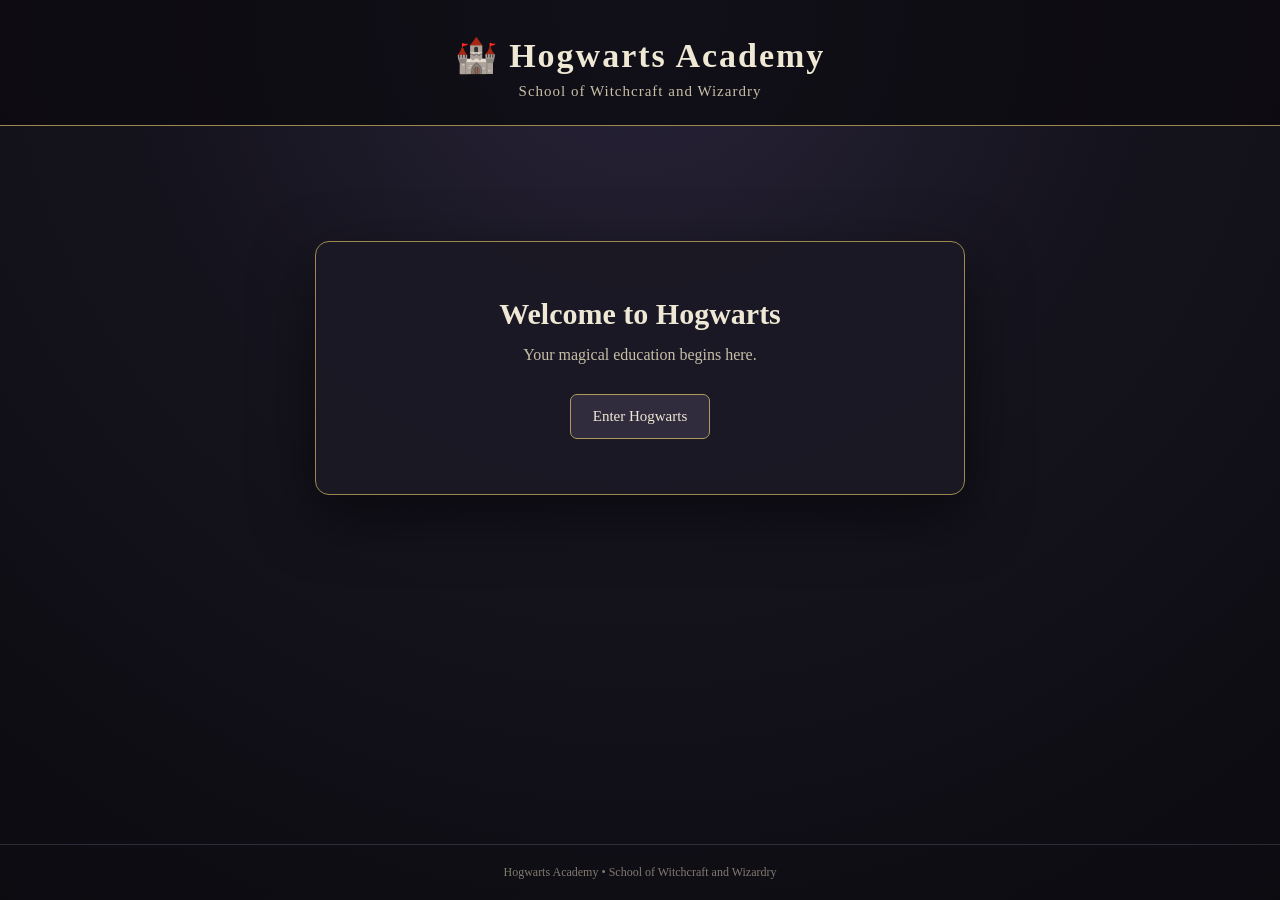
<file: index.html>
<!DOCTYPE html>
<html lang="en">
<head>
    <meta charset="UTF-8">
    <meta name="viewport" content="width=device-width, initial-scale=1.0">
    <title>Hogwarts Academy</title>
    <link rel="stylesheet" href="style.css">
</head>

<body>

    <header>
        <h1>🏰 Hogwarts Academy</h1>
        <p>School of Witchcraft and Wizardry</p>
    </header>

    <main>

        <section class="welcome">
            <h2>Welcome to Hogwarts</h2>
            <p>Your magical education begins here.</p>

            <button onclick="enterHogwarts()">
                Enter Hogwarts
            </button>
        </section>

    </main>

    <footer>
        <p>Hogwarts Academy • School of Witchcraft and Wizardry</p>
    </footer>

    <script src="script.js"></script>

</body>
</html>
</file>
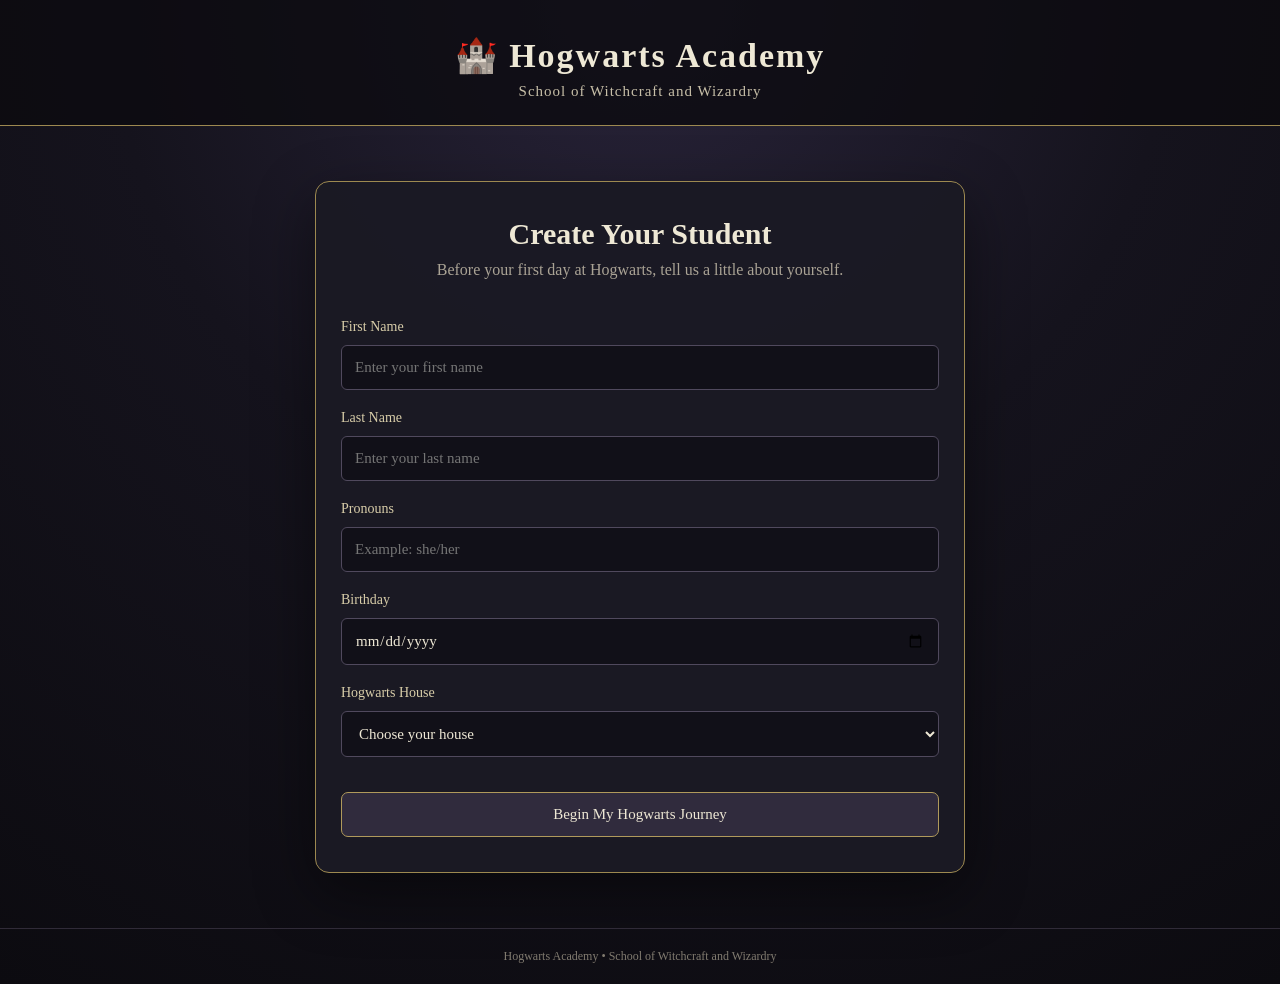
<file: character.html>
<!DOCTYPE html>
<html lang="en">
<head>
    <meta charset="UTF-8">
    <meta name="viewport" content="width=device-width, initial-scale=1.0">

    <title>Create Your Character | Hogwarts Academy</title>

    <link rel="stylesheet" href="style.css">
</head>

<body>

    <header>
        <h1>🏰 Hogwarts Academy</h1>
        <p>School of Witchcraft and Wizardry</p>
    </header>

    <main>

        <section class="character-creation">

            <h2>Create Your Student</h2>

            <p class="subtitle">
                Before your first day at Hogwarts, tell us a little about yourself.
            </p>

            <form id="characterForm">

                <label for="firstName">First Name</label>
                <input
                    type="text"
                    id="firstName"
                    placeholder="Enter your first name"
                    required
                >

                <label for="lastName">Last Name</label>
                <input
                    type="text"
                    id="lastName"
                    placeholder="Enter your last name"
                    required
                >

                <label for="pronouns">Pronouns</label>
                <input
                    type="text"
                    id="pronouns"
                    placeholder="Example: she/her"
                >

                <label for="birthday">Birthday</label>
                <input
                    type="date"
                    id="birthday"
                >

                <label for="house">Hogwarts House</label>

                <select id="house" required>

                    <option value="">Choose your house</option>

                    <option value="Gryffindor">
                        🦁 Gryffindor
                    </option>

                    <option value="Hufflepuff">
                        🦡 Hufflepuff
                    </option>

                    <option value="Ravenclaw">
                        🦅 Ravenclaw
                    </option>

                    <option value="Slytherin">
                        🐍 Slytherin
                    </option>

                </select>

                <button type="submit">
                    Begin My Hogwarts Journey
                </button>

            </form>

        </section>

    </main>

    <footer>
        <p>Hogwarts Academy • School of Witchcraft and Wizardry</p>
    </footer>

    <script>

        document.getElementById("characterForm").addEventListener("submit", function(event) {

            event.preventDefault();

            const firstName = document.getElementById("firstName").value;
            const lastName = document.getElementById("lastName").value;
            const pronouns = document.getElementById("pronouns").value;
            const birthday = document.getElementById("birthday").value;
            const house = document.getElementById("house").value;

            localStorage.setItem("studentFirstName", firstName);
            localStorage.setItem("studentLastName", lastName);
            localStorage.setItem("studentPronouns", pronouns);
            localStorage.setItem("studentBirthday", birthday);
            localStorage.setItem("studentHouse", house);

            window.location.href = "dashboard.html";

        });

    </script>

</body>
</html>
</file>
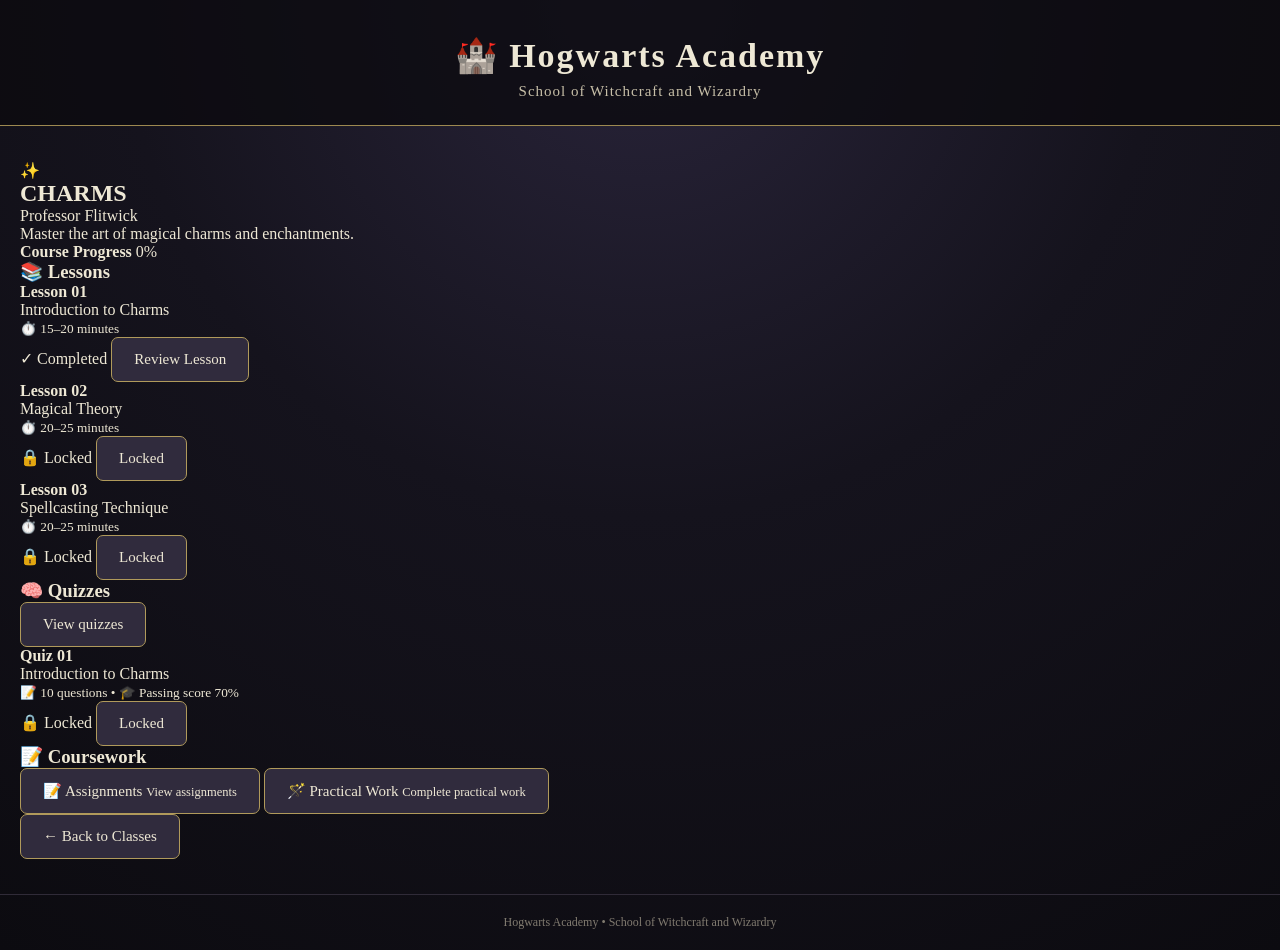
<file: class.html>
<!DOCTYPE html>
<html lang="en">

<head>
    <meta charset="UTF-8">
    <meta name="viewport" content="width=device-width, initial-scale=1.0">

    <title>Charms | Hogwarts Academy</title>

    <link rel="stylesheet" href="style.css">
</head>

<body>

<header>
    <h1>🏰 Hogwarts Academy</h1>
    <p>School of Witchcraft and Wizardry</p>
</header>

<main>

<section class="class-page">

    <div class="class-header">

        <div class="class-icon">✨</div>

        <h2>CHARMS</h2>

        <p class="professor">
            Professor Flitwick
        </p>

        <p class="class-description">
            Master the art of magical charms and enchantments.
        </p>

    </div>


    <div class="course-progress">

        <div class="progress-header">

            <strong>Course Progress</strong>

            <span id="progressPercent">
                25%
            </span>

        </div>

        <div class="progress-bar">

            <div
                id="progressFill"
                class="progress-fill"
                style="width: 25%;">
            </div>

        </div>

    </div>


    <!-- LESSONS -->

    <div class="class-section">

        <h3>📚 Lessons</h3>


        <!-- LESSON 01 -->

        <div class="lesson-card completed">

            <div class="lesson-info">

                <h4>
                    Lesson 01
                </h4>

                <p>
                    Introduction to Charms
                </p>

                <small>
                    ⏱️ 15–20 minutes
                </small>

            </div>

            <div class="lesson-status">

                <span class="completed-badge">
                    ✓ Completed
                </span>

                <button onclick="openLesson(1)">
                    Review Lesson
                </button>

            </div>

        </div>


        <!-- LESSON 02 -->

        <div
            id="lesson02Card"
            class="lesson-card locked">

            <div class="lesson-info">

                <h4>
                    Lesson 02
                </h4>

                <p>
                    Magical Theory
                </p>

                <small>
                    ⏱️ 20–25 minutes
                </small>

            </div>

            <div
                id="lesson02Status"
                class="lesson-status">

                <span class="locked-badge">
                    🔒 Locked
                </span>

                <button disabled>
                    Locked
                </button>

            </div>

        </div>


        <!-- LESSON 03 -->

        <div class="lesson-card locked">

            <div class="lesson-info">

                <h4>
                    Lesson 03
                </h4>

                <p>
                    Spellcasting Technique
                </p>

                <small>
                    ⏱️ 20–25 minutes
                </small>

            </div>

            <div class="lesson-status">

                <span class="locked-badge">
                    🔒 Locked
                </span>

                <button disabled>
                    Locked
                </button>

            </div>

        </div>

    </div>


    <!-- QUIZZES -->

    <div class="class-section">

        <div class="section-heading">

            <h3>🧠 Quizzes</h3>

            <button onclick="openQuiz()">
                View quizzes
            </button>

        </div>


        <div class="quiz-card">

            <div class="quiz-info">

                <h4>
                    Quiz 01
                </h4>

                <p>
                    Introduction to Charms
                </p>

                <small>
                    📝 10 questions •
                    🎓 Passing score 70%
                </small>

            </div>


            <div
                id="quizStatus"
                class="quiz-status">

                <span>
                    Available
                </span>

                <button onclick="openQuiz()">
                    Take Quiz
                </button>

            </div>

        </div>

    </div>


    <!-- COURSEWORK -->

    <div class="class-section">

        <h3>📝 Coursework</h3>


        <div class="coursework-grid">

            <button onclick="openAssignments()">

                📝

                <span>
                    Assignments
                </span>

                <small>
                    View assignments
                </small>

            </button>


            <button onclick="openPracticalWork()">

                🪄

                <span>
                    Practical Work
                </span>

                <small>
                    Complete practical work
                </small>

            </button>

        </div>

    </div>


    <div class="back-navigation">

        <button onclick="goBack()">
            ← Back to Classes
        </button>

    </div>

</section>

</main>


<footer>

    <p>
        Hogwarts Academy • School of Witchcraft and Wizardry
    </p>

</footer>


<script>

const lessonComplete =
    localStorage.getItem(
        "charmsLesson01Complete"
    ) === "true";


const quizScore =
    localStorage.getItem(
        "charmsQuiz01Score"
    );


const quizPassed =
    localStorage.getItem(
        "charmsQuiz01Passed"
    ) === "true";


/*
    COURSE PROGRESS
*/

function updateProgress() {

    let progress = 0;


    if (lessonComplete) {

        progress = 10;

    }


    if (quizPassed) {

        progress = 25;

    }


    document.getElementById(
        "progressPercent"
    ).textContent =
        progress + "%";


    document.getElementById(
        "progressFill"
    ).style.width =
        progress + "%";


    localStorage.setItem(
        "charmsProgress",
        progress
    );

}


/*
    QUIZ STATUS
*/

function updateQuizStatus() {

    const quizStatus =
        document.getElementById(
            "quizStatus"
        );


    if (quizScore !== null) {

        const score =
            parseInt(quizScore);


        if (quizPassed) {

            quizStatus.innerHTML = `

                <span class="completed-badge">
                    ✓ Completed • ${score}%
                </span>

                <button onclick="openQuiz()">
                    Review Quiz
                </button>

            `;

        } else {

            quizStatus.innerHTML = `

                <span class="locked-badge">
                    📚 Not Passed • ${score}%
                </span>

                <button onclick="openQuiz()">
                    Retake Quiz
                </button>

            `;

        }

    } else {

        if (lessonComplete) {

            quizStatus.innerHTML = `

                <span>
                    Available
                </span>

                <button onclick="openQuiz()">
                    Take Quiz
                </button>

            `;

        } else {

            quizStatus.innerHTML = `

                <span class="locked-badge">
                    🔒 Locked
                </span>

                <button disabled>
                    Locked
                </button>

            `;

        }

    }

}


/*
    LESSON 02 UNLOCK
*/

function updateLesson02() {

    const card =
        document.getElementById(
            "lesson02Card"
        );


    const status =
        document.getElementById(
            "lesson02Status"
        );


    if (quizPassed) {

        card.classList.remove(
            "locked"
        );

        card.classList.add(
            "unlocked"
        );


        status.innerHTML = `

            <span class="completed-badge">
                🔓 Unlocked
            </span>

            <button onclick="openLesson(2)">
                Begin Lesson
            </button>

        `;

    }

}


/*
    OPEN LESSON
*/

function openLesson(lessonNumber) {

    if (lessonNumber === 1) {

        window.location.href =
            "lesson.html";

        return;

    }


    if (
        lessonNumber === 2 &&
        quizPassed
    ) {

        window.location.href =
            "lesson02.html";

        return;

    }

}


/*
    OPEN QUIZ
*/

function openQuiz() {

    window.location.href =
        "quiz.html";

}


/*
    FUTURE COURSEWORK
*/

function openAssignments() {

    alert(
        "Assignments will be available soon!"
    );

}


function openPracticalWork() {

    alert(
        "Practical work will be available soon!"
    );

}


/*
    NAVIGATION
*/

function goBack() {

    window.location.href =
        "classes.html";

}


/*
    INITIALIZE
*/

updateProgress();

updateQuizStatus();

updateLesson02();

</script>

</body>

</html>
</file>
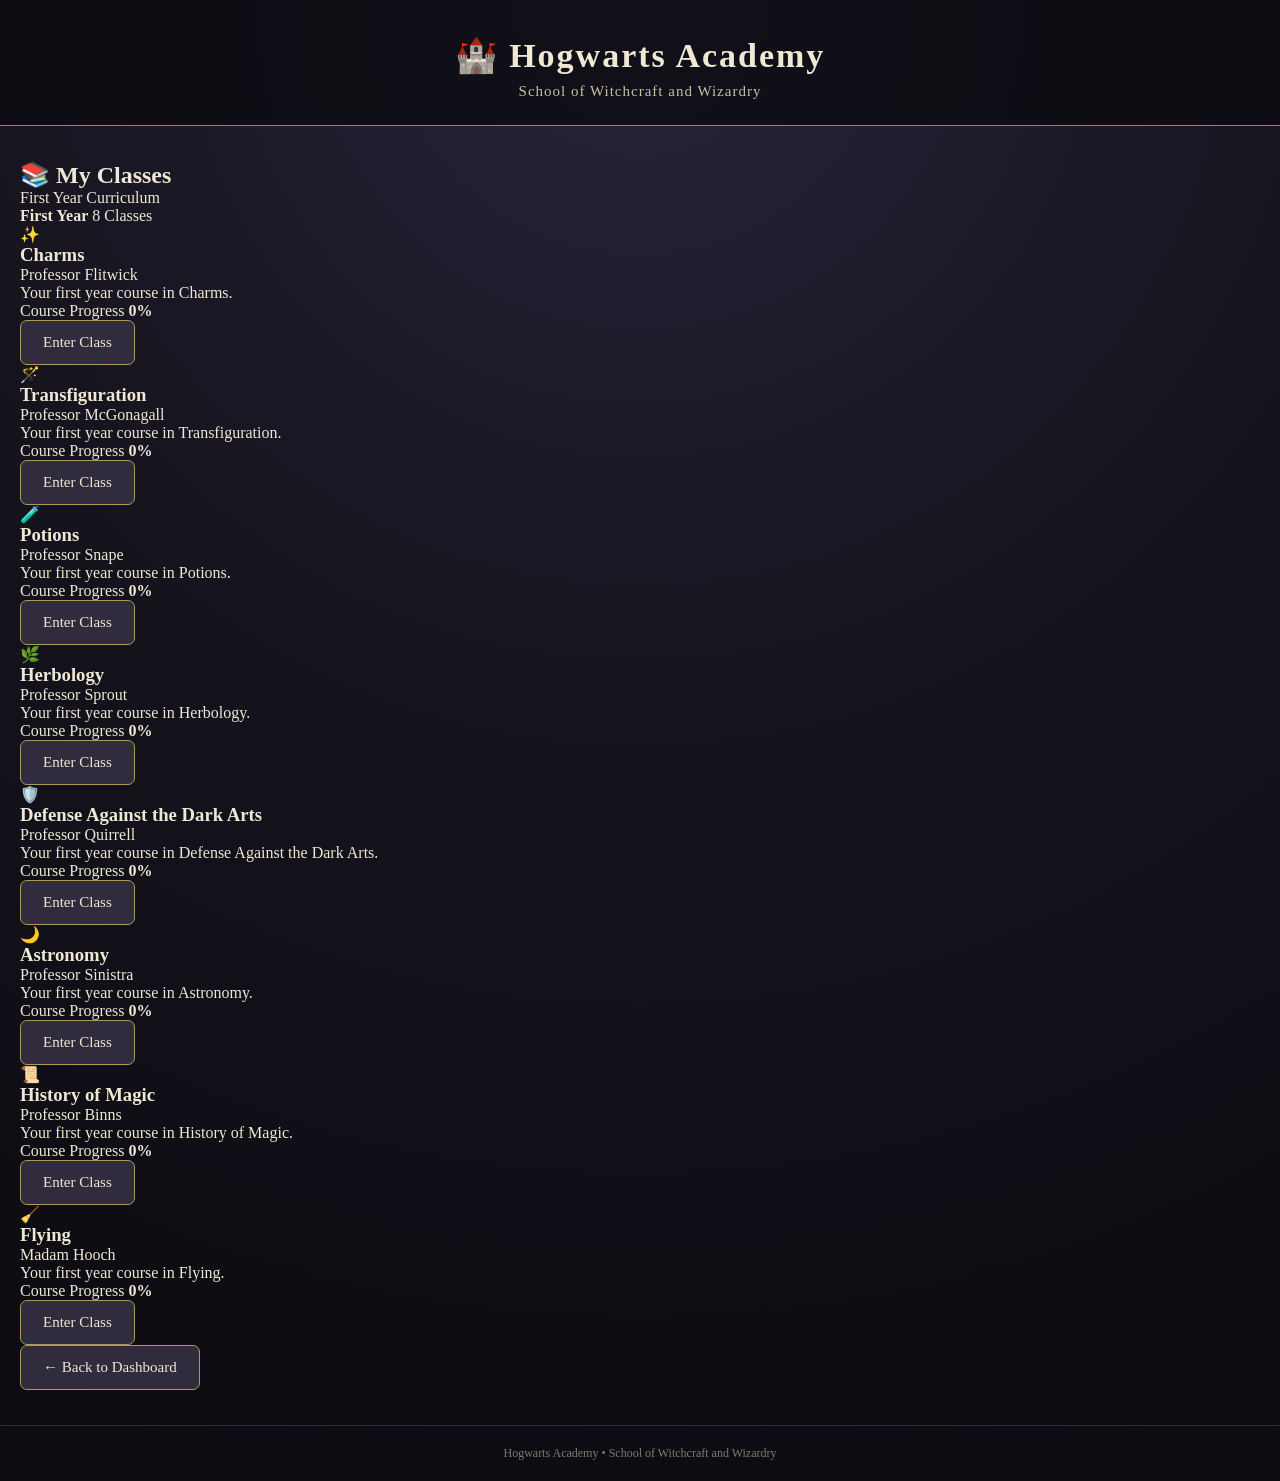
<file: classes.html>
<!DOCTYPE html>
<html lang="en">
<head>
    <meta charset="UTF-8">
    <meta
        name="viewport"
        content="width=device-width, initial-scale=1.0"
    >
    <title>Classes | Hogwarts Academy</title>
    <link
        rel="stylesheet"
        href="style.css"
    >
    <script src="curriculum.js"></script>
</head>
<body>
    <header>
        <h1>
            🏰 Hogwarts Academy
        </h1>
        <p>
            School of Witchcraft and Wizardry
        </p>
    </header>
    <main>
        <section class="classes-page">
            <!-- PAGE HEADER -->
            <div class="page-heading">
                <h2>
                    📚 My Classes
                </h2>
                <p id="yearSubtitle">
                    Your Hogwarts Curriculum
                </p>
            </div>
            <!-- YEAR INFORMATION -->
            <div class="year-status">
                <strong id="yearName">
                    Loading...
                </strong>
                <span id="classCount">
                    Loading classes...
                </span>
            </div>
            <!-- CLASS CARDS -->
            <div
                class="class-grid"
                id="classGrid"
            >
            </div>
            <!-- BACK -->
            <div class="back-area">
                <button
                    onclick="goBack()"
                >
                    ← Back to Dashboard
                </button>
            </div>
        </section>
    </main>
    <footer>
        <p>
            Hogwarts Academy • School of Witchcraft and Wizardry
        </p>
    </footer>
    <script>
        /* =========================================
           CURRENT YEAR
        ========================================= */
        const currentYear =
            parseInt(
                localStorage.getItem("currentYear")
            ) || 1;
        const currentCurriculum =
            getCurriculumForYear(
                currentYear
            );
        /* =========================================
           PAGE ELEMENTS
        ========================================= */
        const yearName =
            document.getElementById(
                "yearName"
            );
        const yearSubtitle =
            document.getElementById(
                "yearSubtitle"
            );
        const classCount =
            document.getElementById(
                "classCount"
            );
        const classGrid =
            document.getElementById(
                "classGrid"
            );
        /* =========================================
           YEAR INFORMATION
        ========================================= */
        yearName.textContent =
            currentCurriculum.name;
        yearSubtitle.textContent =
            currentCurriculum.name +
            " Curriculum";
        /* =========================================
           GET CLASSES
        ========================================= */
        const coreClasses =
            currentCurriculum.core || [];
        const specialClasses =
            currentCurriculum.special || [];
        const allClasses =
            [
                ...coreClasses,
                ...specialClasses
            ];
        /* =========================================
           CLASS COUNT
        ========================================= */
        classCount.textContent =
            allClasses.length +
            (
                allClasses.length === 1
                    ? " Class"
                    : " Classes"
            );
        /* =========================================
           CLASS ICONS
        ========================================= */
        function getClassIcon(classId) {
            const icons = {
                charms: "✨",
                transfiguration: "🪄",
                potions: "🧪",
                herbology: "🌿",
                defense: "🛡️",
                astronomy: "🌙",
                history: "📜",
                flying: "🧹",
                apparition: "🌀"
            };
            return icons[classId] || "📚";
        }
        /* =========================================
           CREATE CLASS CARDS
        ========================================= */
        allClasses.forEach(
            function(course) {
                const card =
                    document.createElement(
                        "article"
                    );
                card.className =
                    "class-card";
                let progress = 0;
                /*
                    Currently only Charms has
                    real lesson progress.
                */
                if (
                    course.id === "charms"
                ) {
                    progress =
                        parseInt(
                            localStorage.getItem(
                                "charmsProgress"
                            )
                        ) || 0;
                }
                card.innerHTML = `
                    <div class="class-icon">
                        ${getClassIcon(course.id)}
                    </div>
                    <h3>
                        ${course.name}
                    </h3>
                    <p class="professor">
                        ${course.professor}
                    </p>
                    <p class="class-description">
                        Your
                        ${currentCurriculum.name.toLowerCase()}
                        course in
                        ${course.name}.
                    </p>
                    <div class="class-progress">
                        <span>
                            Course Progress
                        </span>
                        <strong>
                            ${progress}%
                        </strong>
                    </div>
                    <div class="progress-bar">
                        <div
                            class="progress-fill"
                            style="width: ${progress}%;">
                        </div>
                    </div>
                    <button
                        onclick="enterClass('${course.id}')"
                    >
                        ${
                            progress > 0
                                ? "Continue Class"
                                : "Enter Class"
                        }
                    </button>
                `;
                classGrid.appendChild(
                    card
                );
            }
        );
        /* =========================================
           ELECTIVES
        ========================================= */
        const selectedElectives =
            JSON.parse(
                localStorage.getItem(
                    "selectedElectives"
                )
            ) || [];
        if (
            selectedElectives.length > 0 &&
            currentYear >= 3
        ) {
            selectedElectives.forEach(
                function(elective) {
                    const card =
                        document.createElement(
                            "article"
                        );
                    card.className =
                        "class-card";
                    card.innerHTML = `
                        <div class="class-icon">
                            📖
                        </div>
                        <h3>
                            ${elective}
                        </h3>
                        <p class="professor">
                            Elective Course
                        </p>
                        <p class="class-description">
                            Your chosen elective
                            course.
                        </p>
                        <div class="class-progress">
                            <span>
                                Course Progress
                            </span>
                            <strong>
                                0%
                            </strong>
                        </div>
                        <div class="progress-bar">
                            <div
                                class="progress-fill"
                                style="width: 0%;">
                            </div>
                        </div>
                        <button
                            onclick="enterElective('${elective}')"
                        >
                            Enter Class
                        </button>
                    `;
                    classGrid.appendChild(
                        card
                    );
                }
            );
        }
        /* =========================================
           ENTER CLASS
        ========================================= */
        function enterClass(classId) {
            window.location.href =
                "class.html?class=" +
                encodeURIComponent(
                    classId
                );
        }
        /* =========================================
           ENTER ELECTIVE
        ========================================= */
        function enterElective(
            electiveName
        ) {
            alert(
                electiveName +
                " will be available soon!"
            );
        }
        /* =========================================
           BACK TO DASHBOARD
        ========================================= */
        function goBack() {
            window.location.href =
                "dashboard.html";
        }
    </script>
</body>
</html>
</file>
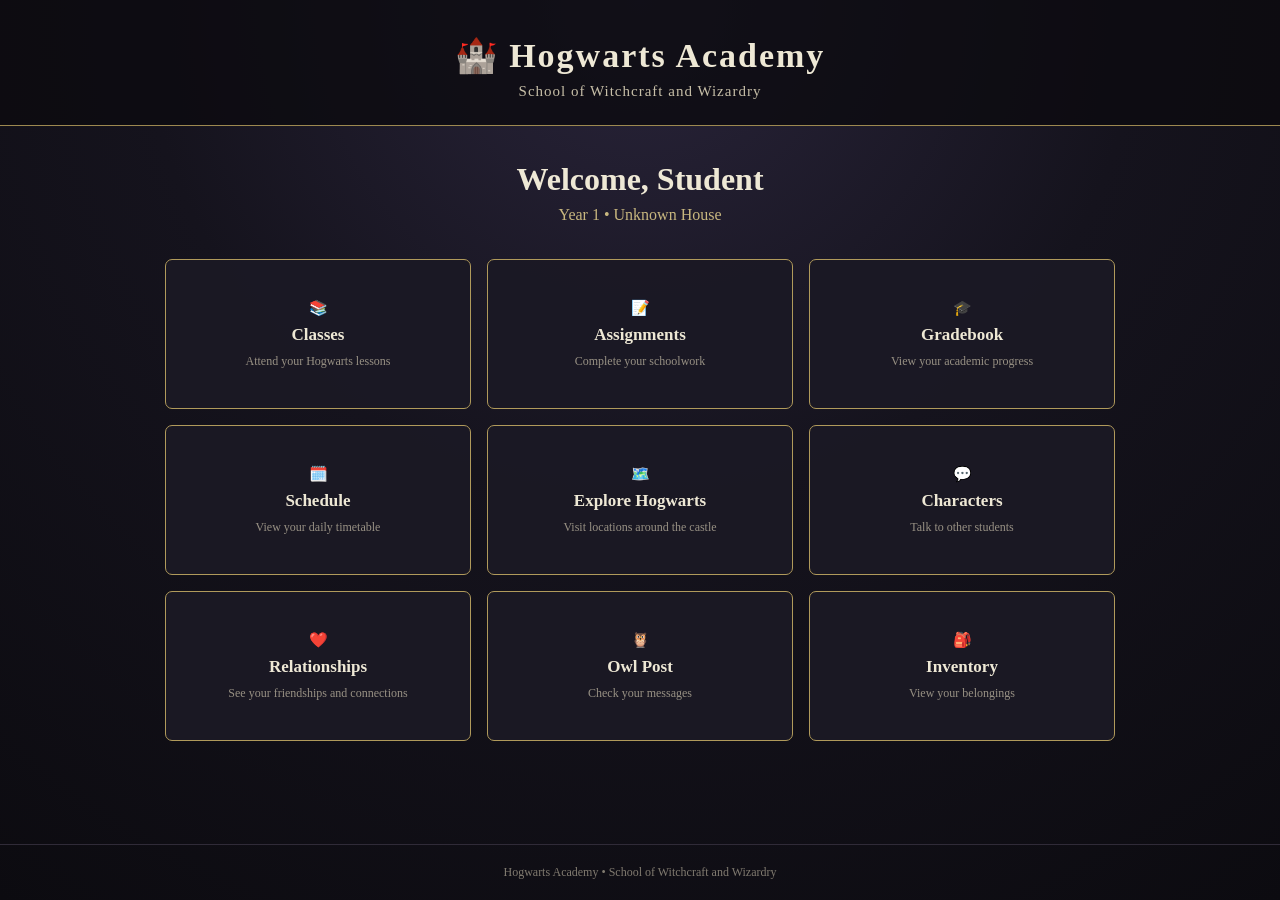
<file: dashboard.html>
<!DOCTYPE html>
<html lang="en">
<head>
    <meta charset="UTF-8">
    <meta
        name="viewport"
        content="width=device-width, initial-scale=1.0"
    >
    <title>Dashboard | Hogwarts Academy</title>
    <link
        rel="stylesheet"
        href="style.css"
    >
</head>
<body>
    <header>
        <h1>
            🏰 Hogwarts Academy
        </h1>
        <p>
            School of Witchcraft and Wizardry
        </p>
    </header>
    <main>
        <section class="dashboard">
            <h2 id="welcomeMessage">
                Welcome to Hogwarts
            </h2>
            <p id="studentInfo">
                First Year Student
            </p>
            <div class="dashboard-grid">
                <!-- CLASSES -->
                <button
                    onclick="openSection('classes')"
                >
                    📚
                    <span>
                        Classes
                    </span>
                    <small>
                        Attend your Hogwarts lessons
                    </small>
                </button>
                <!-- ASSIGNMENTS -->
                <button
                    onclick="openSection('assignments')"
                >
                    📝
                    <span>
                        Assignments
                    </span>
                    <small>
                        Complete your schoolwork
                    </small>
                </button>
                <!-- GRADEBOOK -->
                <button
                    onclick="openSection('grades')"
                >
                    🎓
                    <span>
                        Gradebook
                    </span>
                    <small>
                        View your academic progress
                    </small>
                </button>
                <!-- SCHEDULE -->
                <button
                    onclick="openSection('schedule')"
                >
                    🗓️
                    <span>
                        Schedule
                    </span>
                    <small>
                        View your daily timetable
                    </small>
                </button>
                <!-- EXPLORE -->
                <button
                    onclick="openSection('explore')"
                >
                    🗺️
                    <span>
                        Explore Hogwarts
                    </span>
                    <small>
                        Visit locations around the castle
                    </small>
                </button>
                <!-- CHARACTERS -->
                <button
                    onclick="openSection('characters')"
                >
                    💬
                    <span>
                        Characters
                    </span>
                    <small>
                        Talk to other students
                    </small>
                </button>
                <!-- RELATIONSHIPS -->
                <button
                    onclick="openSection('relationships')"
                >
                    ❤️
                    <span>
                        Relationships
                    </span>
                    <small>
                        See your friendships and connections
                    </small>
                </button>
                <!-- OWL POST -->
                <button
                    onclick="openSection('owlpost')"
                >
                    🦉
                    <span>
                        Owl Post
                    </span>
                    <small>
                        Check your messages
                    </small>
                </button>
                <!-- INVENTORY -->
                <button
                    onclick="openSection('inventory')"
                >
                    🎒
                    <span>
                        Inventory
                    </span>
                    <small>
                        View your belongings
                    </small>
                </button>
            </div>
        </section>
    </main>
    <footer>
        <p>
            Hogwarts Academy • School of Witchcraft and Wizardry
        </p>
    </footer>
    <script>
        /* =========================================
           STUDENT INFORMATION
        ========================================= */
        const firstName =
            localStorage.getItem("studentFirstName")
            || "Student";
        const lastName =
            localStorage.getItem("studentLastName")
            || "";
        const house =
            localStorage.getItem("studentHouse")
            || "Unknown House";
        const currentYear =
            parseInt(
                localStorage.getItem("currentYear")
            ) || 1;
        /* =========================================
           WELCOME MESSAGE
        ========================================= */
        document.getElementById(
            "welcomeMessage"
        ).textContent =
            "Welcome, " +
            firstName +
            " " +
            lastName;
        /* =========================================
           STUDENT YEAR + HOUSE
        ========================================= */
        document.getElementById(
            "studentInfo"
        ).textContent =
            "Year " +
            currentYear +
            " • " +
            house;
        /* =========================================
           DASHBOARD NAVIGATION
        ========================================= */
        function openSection(section) {
            /* CLASSES */
            if (section === "classes") {
                window.location.href =
                    "classes.html";
                return;
            }
            /* SCHEDULE */
            if (section === "schedule") {
                window.location.href =
                    "schedule.html";
                return;
            }
            /* OTHER FEATURES */
            alert(
                section.charAt(0).toUpperCase() +
                section.slice(1) +
                " will be available soon!"
            );
        }
    </script>
</body>
</html>
</file>
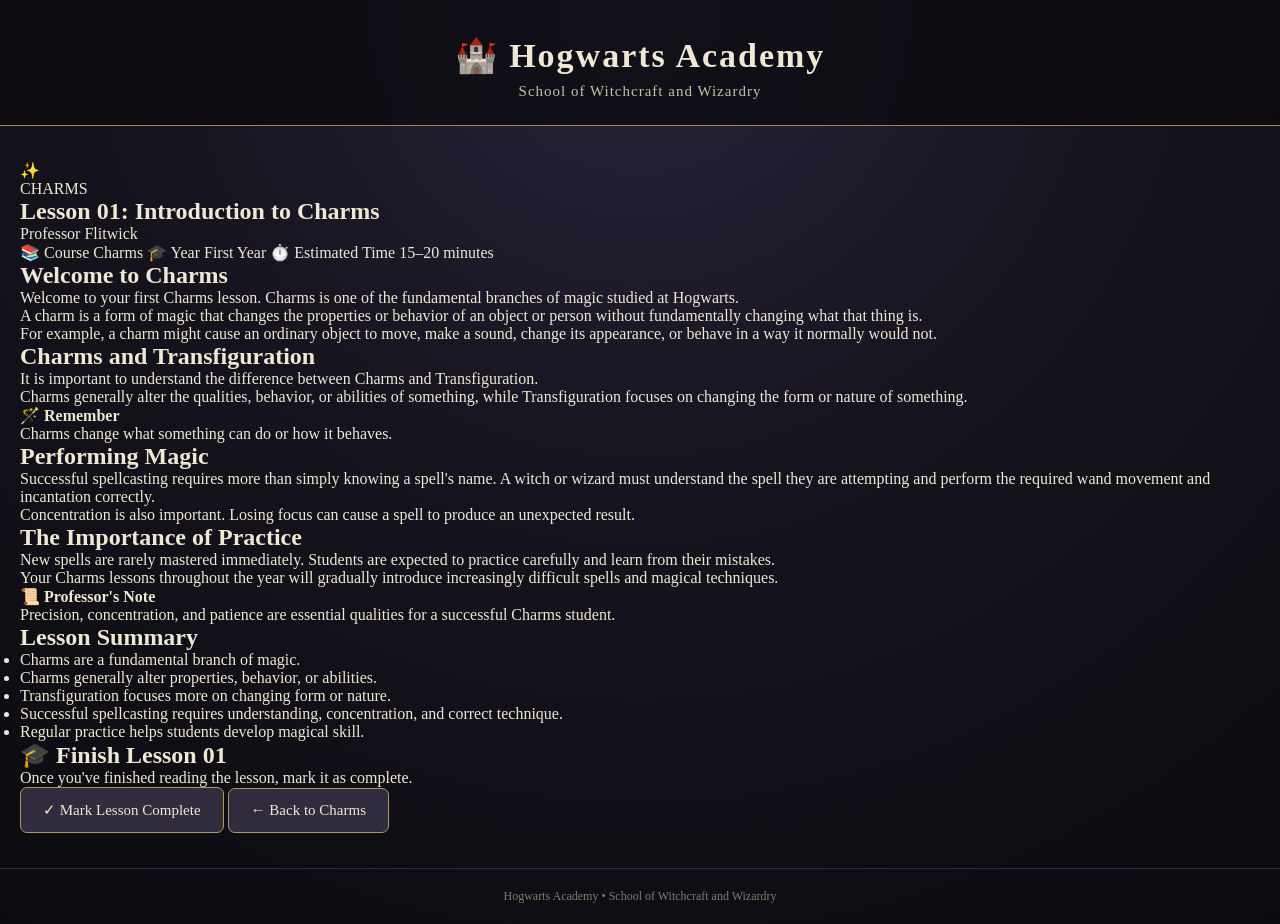
<file: lesson.html>
<!DOCTYPE html>
<html lang="en">

<head>

    <meta charset="UTF-8">

    <meta
        name="viewport"
        content="width=device-width, initial-scale=1.0"
    >

    <title>Lesson 01 | Charms | Hogwarts Academy</title>

    <link
        rel="stylesheet"
        href="style.css"
    >

</head>


<body>


    <header>

        <h1>
            🏰 Hogwarts Academy
        </h1>

        <p>
            School of Witchcraft and Wizardry
        </p>

    </header>


    <main>

        <section class="lesson-container">


            <!-- LESSON HEADER -->

            <div class="lesson-header">

                <div class="lesson-icon">
                    ✨
                </div>

                <p class="lesson-course">
                    CHARMS
                </p>

                <h2>
                    Lesson 01: Introduction to Charms
                </h2>

                <p class="lesson-professor">
                    Professor Flitwick
                </p>

                <div class="lesson-info">

                    <span>
                        📚 Course Charms
                    </span>

                    <span>
                        🎓 Year First Year
                    </span>

                    <span>
                        ⏱️ Estimated Time 15–20 minutes
                    </span>

                </div>

            </div>


            <!-- LESSON CONTENT -->

            <article class="lesson-content">


                <h2>
                    Welcome to Charms
                </h2>

                <p>
                    Welcome to your first Charms lesson.
                    Charms is one of the fundamental branches
                    of magic studied at Hogwarts.
                </p>

                <p>
                    A charm is a form of magic that changes
                    the properties or behavior of an object
                    or person without fundamentally changing
                    what that thing is.
                </p>

                <p>
                    For example, a charm might cause an
                    ordinary object to move, make a sound,
                    change its appearance, or behave in a way
                    it normally would not.
                </p>


                <div class="lesson-section">

                    <h2>
                        Charms and Transfiguration
                    </h2>

                    <p>
                        It is important to understand the
                        difference between Charms and
                        Transfiguration.
                    </p>

                    <p>
                        Charms generally alter the qualities,
                        behavior, or abilities of something,
                        while Transfiguration focuses on
                        changing the form or nature of something.
                    </p>

                </div>


                <div class="lesson-note">

                    <strong>
                        🪄 Remember
                    </strong>

                    <p>
                        Charms change what something can do
                        or how it behaves.
                    </p>

                </div>


                <div class="lesson-section">

                    <h2>
                        Performing Magic
                    </h2>

                    <p>
                        Successful spellcasting requires more
                        than simply knowing a spell's name.
                        A witch or wizard must understand the
                        spell they are attempting and perform
                        the required wand movement and
                        incantation correctly.
                    </p>

                    <p>
                        Concentration is also important.
                        Losing focus can cause a spell to
                        produce an unexpected result.
                    </p>

                </div>


                <div class="lesson-section">

                    <h2>
                        The Importance of Practice
                    </h2>

                    <p>
                        New spells are rarely mastered
                        immediately. Students are expected
                        to practice carefully and learn from
                        their mistakes.
                    </p>

                    <p>
                        Your Charms lessons throughout the
                        year will gradually introduce
                        increasingly difficult spells and
                        magical techniques.
                    </p>

                </div>


                <div class="lesson-note">

                    <strong>
                        📜 Professor's Note
                    </strong>

                    <p>
                        Precision, concentration, and patience
                        are essential qualities for a successful
                        Charms student.
                    </p>

                </div>


                <div class="lesson-section">

                    <h2>
                        Lesson Summary
                    </h2>

                    <ul>

                        <li>
                            Charms are a fundamental branch
                            of magic.
                        </li>

                        <li>
                            Charms generally alter properties,
                            behavior, or abilities.
                        </li>

                        <li>
                            Transfiguration focuses more on
                            changing form or nature.
                        </li>

                        <li>
                            Successful spellcasting requires
                            understanding, concentration,
                            and correct technique.
                        </li>

                        <li>
                            Regular practice helps students
                            develop magical skill.
                        </li>

                    </ul>

                </div>


            </article>


            <!-- COMPLETION -->

            <section class="lesson-completion">


                <h2>
                    🎓 Finish Lesson 01
                </h2>


                <p id="completionMessage">

                    Once you've finished reading the lesson,
                    mark it as complete.

                </p>


                <button
                    id="completeButton"
                    onclick="completeLesson()"
                >
                    ✓ Mark Lesson Complete
                </button>


                <!-- QUIZ BUTTON -->

                <div
                    id="quizSection"
                    style="display: none;"
                >

                    <div class="quiz-unlock">

                        <h3>
                            📝 Quiz Unlocked!
                        </h3>

                        <p>
                            You've completed Lesson 01.
                            Test your knowledge of Charms
                            by taking the lesson quiz.
                        </p>

                        <button
                            onclick="openQuiz()"
                        >
                            📝 Take Quiz 01
                        </button>

                    </div>

                </div>


                <button
                    class="back-button"
                    onclick="goBack()"
                >
                    ← Back to Charms
                </button>


            </section>


        </section>

    </main>


    <footer>

        <p>
            Hogwarts Academy • School of Witchcraft and Wizardry
        </p>

    </footer>


    <script>


        /* =========================================
           CHECK LESSON STATUS
        ========================================= */


        const lessonComplete =
            localStorage.getItem(
                "charmsLesson01Complete"
            );


        if (
            lessonComplete === "true"
        ) {

            showCompletedState();

        }


        /* =========================================
           COMPLETE LESSON
        ========================================= */


        function completeLesson() {


            localStorage.setItem(
                "charmsLesson01Complete",
                "true"
            );


            localStorage.setItem(
                "charmsProgress",
                "10"
            );


            showCompletedState();


        }


        /* =========================================
           SHOW COMPLETED STATE
        ========================================= */


        function showCompletedState() {


            const button =
                document.getElementById(
                    "completeButton"
                );


            const message =
                document.getElementById(
                    "completionMessage"
                );


            button.disabled = true;

            button.textContent =
                "✓ Lesson Completed";


            message.textContent =
                "Lesson 01 completed! Your next Charms activity has been unlocked.";


            document.getElementById(
                "quizSection"
            ).style.display =
                "block";


        }


        /* =========================================
           OPEN QUIZ
        ========================================= */


        function openQuiz() {


            window.location.href =
                "quiz.html";


        }


        /* =========================================
           BACK TO CLASS
        ========================================= */


        function goBack() {


            window.location.href =
                "class.html?class=charms";


        }


    </script>


</body>

</html>
</file>
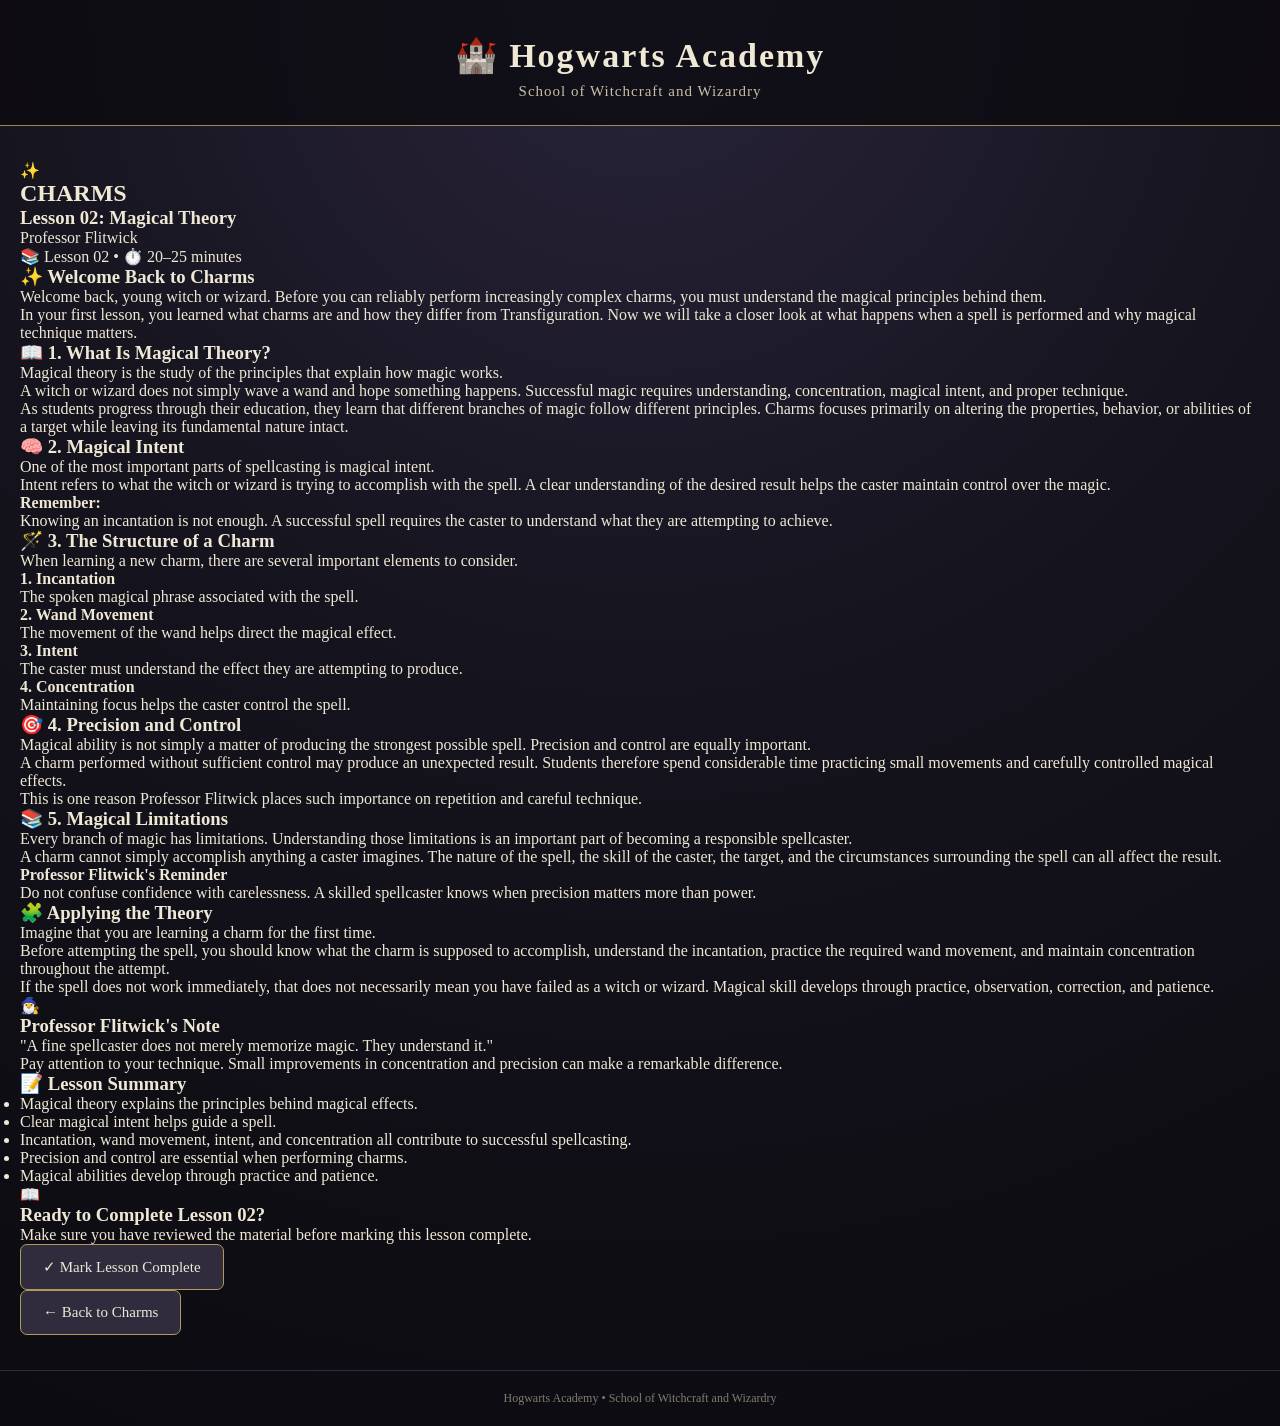
<file: lesson02.html>
<!DOCTYPE html>
<html lang="en">

<head>
    <meta charset="UTF-8">
    <meta name="viewport" content="width=device-width, initial-scale=1.0">

    <title>Lesson 02 | Charms | Hogwarts Academy</title>

    <link rel="stylesheet" href="style.css">
</head>

<body>

<header>
    <h1>🏰 Hogwarts Academy</h1>
    <p>School of Witchcraft and Wizardry</p>
</header>


<main>

<section class="lesson-page">


    <!-- LESSON HEADER -->

    <div class="lesson-header">

        <div class="lesson-icon">
            ✨
        </div>

        <h2>CHARMS</h2>

        <h3>
            Lesson 02: Magical Theory
        </h3>

        <p class="professor">
            Professor Flitwick
        </p>

        <div class="lesson-meta">
            📚 Lesson 02
            <span>•</span>
            ⏱️ 20–25 minutes
        </div>

    </div>


    <!-- INTRODUCTION -->

    <div class="lesson-section">

        <h3>✨ Welcome Back to Charms</h3>

        <p>
            Welcome back, young witch or wizard.
            Before you can reliably perform increasingly
            complex charms, you must understand the
            magical principles behind them.
        </p>

        <p>
            In your first lesson, you learned what charms
            are and how they differ from Transfiguration.
            Now we will take a closer look at what happens
            when a spell is performed and why magical
            technique matters.
        </p>

    </div>


    <!-- SECTION 1 -->

    <div class="lesson-section">

        <h3>📖 1. What Is Magical Theory?</h3>

        <p>
            Magical theory is the study of the principles
            that explain how magic works.
        </p>

        <p>
            A witch or wizard does not simply wave a wand
            and hope something happens. Successful magic
            requires understanding, concentration, magical
            intent, and proper technique.
        </p>

        <p>
            As students progress through their education,
            they learn that different branches of magic
            follow different principles. Charms focuses
            primarily on altering the properties, behavior,
            or abilities of a target while leaving its
            fundamental nature intact.
        </p>

    </div>


    <!-- SECTION 2 -->

    <div class="lesson-section">

        <h3>🧠 2. Magical Intent</h3>

        <p>
            One of the most important parts of spellcasting
            is magical intent.
        </p>

        <p>
            Intent refers to what the witch or wizard is
            trying to accomplish with the spell. A clear
            understanding of the desired result helps the
            caster maintain control over the magic.
        </p>

        <div class="lesson-note">

            <strong>Remember:</strong>

            <p>
                Knowing an incantation is not enough.
                A successful spell requires the caster
                to understand what they are attempting
                to achieve.
            </p>

        </div>

    </div>


    <!-- SECTION 3 -->

    <div class="lesson-section">

        <h3>🪄 3. The Structure of a Charm</h3>

        <p>
            When learning a new charm, there are several
            important elements to consider.
        </p>

        <div class="lesson-list">

            <div class="lesson-list-item">

                <strong>1. Incantation</strong>

                <p>
                    The spoken magical phrase associated
                    with the spell.
                </p>

            </div>


            <div class="lesson-list-item">

                <strong>2. Wand Movement</strong>

                <p>
                    The movement of the wand helps direct
                    the magical effect.
                </p>

            </div>


            <div class="lesson-list-item">

                <strong>3. Intent</strong>

                <p>
                    The caster must understand the effect
                    they are attempting to produce.
                </p>

            </div>


            <div class="lesson-list-item">

                <strong>4. Concentration</strong>

                <p>
                    Maintaining focus helps the caster
                    control the spell.
                </p>

            </div>

        </div>

    </div>


    <!-- SECTION 4 -->

    <div class="lesson-section">

        <h3>🎯 4. Precision and Control</h3>

        <p>
            Magical ability is not simply a matter of
            producing the strongest possible spell.
            Precision and control are equally important.
        </p>

        <p>
            A charm performed without sufficient control
            may produce an unexpected result. Students
            therefore spend considerable time practicing
            small movements and carefully controlled
            magical effects.
        </p>

        <p>
            This is one reason Professor Flitwick places
            such importance on repetition and careful
            technique.
        </p>

    </div>


    <!-- SECTION 5 -->

    <div class="lesson-section">

        <h3>📚 5. Magical Limitations</h3>

        <p>
            Every branch of magic has limitations.
            Understanding those limitations is an
            important part of becoming a responsible
            spellcaster.
        </p>

        <p>
            A charm cannot simply accomplish anything
            a caster imagines. The nature of the spell,
            the skill of the caster, the target, and the
            circumstances surrounding the spell can all
            affect the result.
        </p>

        <div class="lesson-note">

            <strong>Professor Flitwick's Reminder</strong>

            <p>
                Do not confuse confidence with carelessness.
                A skilled spellcaster knows when precision
                matters more than power.
            </p>

        </div>

    </div>


    <!-- APPLICATION -->

    <div class="lesson-section">

        <h3>🧩 Applying the Theory</h3>

        <p>
            Imagine that you are learning a charm for the
            first time.
        </p>

        <p>
            Before attempting the spell, you should know
            what the charm is supposed to accomplish,
            understand the incantation, practice the
            required wand movement, and maintain
            concentration throughout the attempt.
        </p>

        <p>
            If the spell does not work immediately,
            that does not necessarily mean you have
            failed as a witch or wizard. Magical skill
            develops through practice, observation,
            correction, and patience.
        </p>

    </div>


    <!-- PROFESSOR NOTE -->

    <div class="professor-note">

        <div class="professor-note-icon">
            🧙‍♂️
        </div>

        <div>

            <h3>
                Professor Flitwick's Note
            </h3>

            <p>
                "A fine spellcaster does not merely
                memorize magic. They understand it."
            </p>

            <p>
                Pay attention to your technique.
                Small improvements in concentration
                and precision can make a remarkable
                difference.
            </p>

        </div>

    </div>


    <!-- SUMMARY -->

    <div class="lesson-section lesson-summary">

        <h3>📝 Lesson Summary</h3>

        <ul>

            <li>
                Magical theory explains the principles
                behind magical effects.
            </li>

            <li>
                Clear magical intent helps guide a spell.
            </li>

            <li>
                Incantation, wand movement, intent,
                and concentration all contribute to
                successful spellcasting.
            </li>

            <li>
                Precision and control are essential
                when performing charms.
            </li>

            <li>
                Magical abilities develop through
                practice and patience.
            </li>

        </ul>

    </div>


    <!-- COMPLETION -->

    <div
        id="completionSection"
        class="lesson-completion">

        <div
            id="completionIcon"
            class="completion-icon">
            📖
        </div>

        <h3 id="completionTitle">
            Ready to Complete Lesson 02?
        </h3>

        <p id="completionMessage">

            Make sure you have reviewed the material
            before marking this lesson complete.

        </p>

        <button
            id="completeButton"
            onclick="completeLesson()">

            ✓ Mark Lesson Complete

        </button>

    </div>


    <!-- QUIZ UNLOCK -->

    <div
        id="quizSection"
        class="quiz-unlock"
        style="display:none;">

        <div class="completion-icon">
            📝
        </div>

        <h3>
            Quiz 02 Unlocked!
        </h3>

        <p>
            You have completed Lesson 02.
            Test your understanding of Magical Theory.
        </p>

        <button onclick="openQuiz()">
            📝 Take Quiz 02
        </button>

    </div>


    <!-- NAVIGATION -->

    <div class="lesson-navigation">

        <button onclick="goBack()">
            ← Back to Charms
        </button>

    </div>


</section>

</main>


<footer>

    <p>
        Hogwarts Academy • School of Witchcraft and Wizardry
    </p>

</footer>


<script>

const lessonCompleted =
    localStorage.getItem(
        "charmsLesson02Complete"
    ) === "true";


function showCompletedState() {

    document.getElementById(
        "completionIcon"
    ).textContent = "🎉";


    document.getElementById(
        "completionTitle"
    ).textContent =
        "Lesson 02 Completed!";


    document.getElementById(
        "completionMessage"
    ).textContent =
        "Excellent work! You have completed Magical Theory.";


    const button =
        document.getElementById(
            "completeButton"
        );


    button.textContent =
        "✓ Lesson Completed";


    button.disabled = true;


    document.getElementById(
        "quizSection"
    ).style.display =
        "block";

}


function completeLesson() {

    localStorage.setItem(
        "charmsLesson02Complete",
        "true"
    );


    localStorage.setItem(
        "charmsProgress",
        "35"
    );


    showCompletedState();

}


function openQuiz() {

    alert(
        "Quiz 02 will be available soon!"
    );

}


function goBack() {

    window.location.href =
        "class.html?class=charms";

}


if (lessonCompleted) {

    showCompletedState();

}

</script>

</body>

</html>
</file>
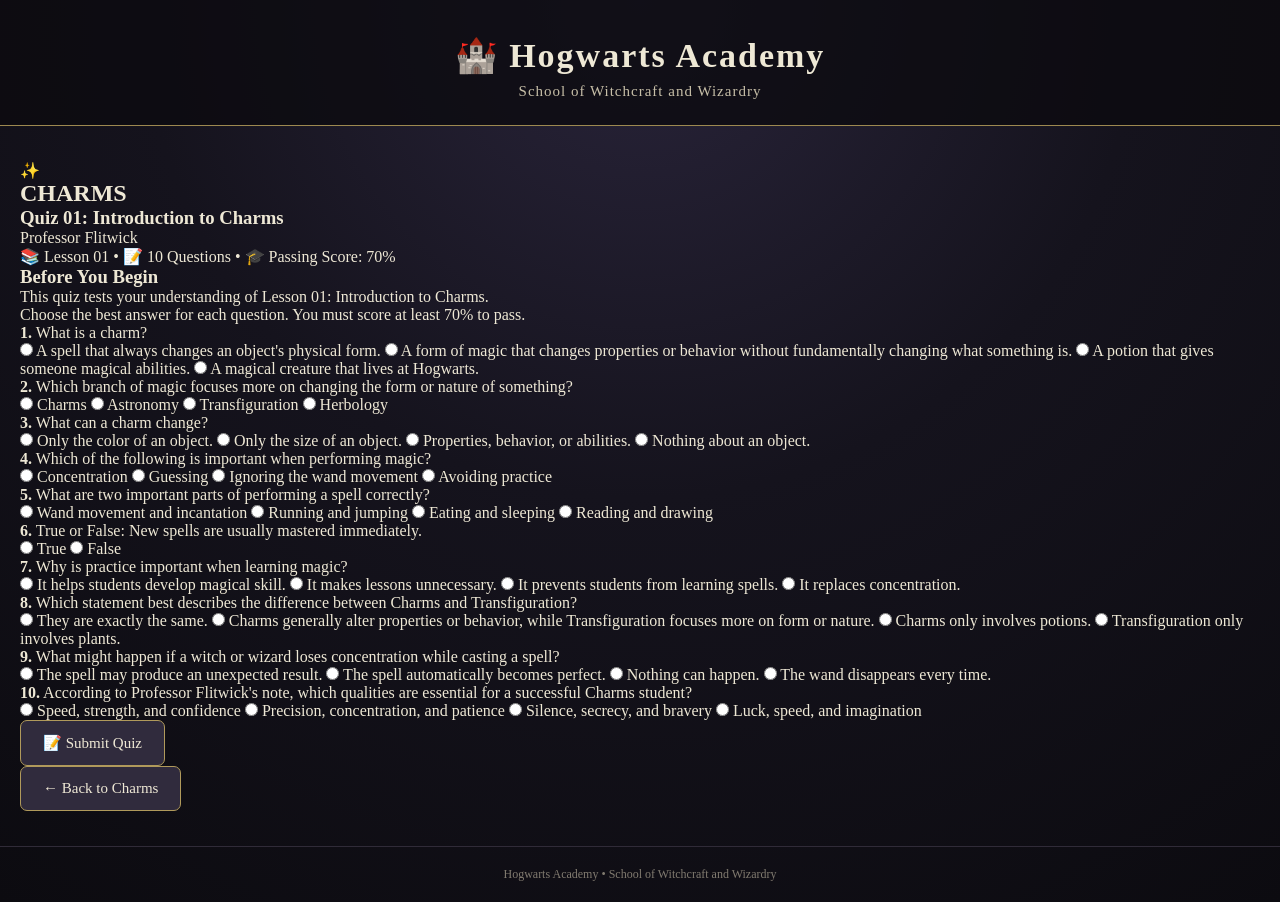
<file: quiz.html>
<!DOCTYPE html>
<html lang="en">

<head>
    <meta charset="UTF-8">
    <meta name="viewport" content="width=device-width, initial-scale=1.0">

    <title>Quiz 01 | Charms | Hogwarts Academy</title>

    <link rel="stylesheet" href="style.css">
</head>

<body>

<header>
    <h1>🏰 Hogwarts Academy</h1>
    <p>School of Witchcraft and Wizardry</p>
</header>

<main>

<section class="quiz-page">

    <div class="quiz-header">

        <div class="quiz-icon">✨</div>

        <h2>CHARMS</h2>

        <h3>Quiz 01: Introduction to Charms</h3>

        <p class="professor">
            Professor Flitwick
        </p>

        <div class="quiz-meta">
            📚 Lesson 01
            <span>•</span>
            📝 10 Questions
            <span>•</span>
            🎓 Passing Score: 70%
        </div>

    </div>


    <div id="quizContent">

        <div class="quiz-introduction">

            <h3>Before You Begin</h3>

            <p>
                This quiz tests your understanding of
                Lesson 01: Introduction to Charms.
            </p>

            <p>
                Choose the best answer for each question.
                You must score at least 70% to pass.
            </p>

        </div>


        <form id="quizForm">

            <div class="quiz-question">

                <p>
                    <strong>1.</strong>
                    What is a charm?
                </p>

                <label>
                    <input type="radio" name="q1" value="a">
                    A spell that always changes an object's physical form.
                </label>

                <label>
                    <input type="radio" name="q1" value="b">
                    A form of magic that changes properties or behavior without fundamentally changing what something is.
                </label>

                <label>
                    <input type="radio" name="q1" value="c">
                    A potion that gives someone magical abilities.
                </label>

                <label>
                    <input type="radio" name="q1" value="d">
                    A magical creature that lives at Hogwarts.
                </label>

            </div>


            <div class="quiz-question">

                <p>
                    <strong>2.</strong>
                    Which branch of magic focuses more on changing the form or nature of something?
                </p>

                <label>
                    <input type="radio" name="q2" value="a">
                    Charms
                </label>

                <label>
                    <input type="radio" name="q2" value="b">
                    Astronomy
                </label>

                <label>
                    <input type="radio" name="q2" value="c">
                    Transfiguration
                </label>

                <label>
                    <input type="radio" name="q2" value="d">
                    Herbology
                </label>

            </div>


            <div class="quiz-question">

                <p>
                    <strong>3.</strong>
                    What can a charm change?
                </p>

                <label>
                    <input type="radio" name="q3" value="a">
                    Only the color of an object.
                </label>

                <label>
                    <input type="radio" name="q3" value="b">
                    Only the size of an object.
                </label>

                <label>
                    <input type="radio" name="q3" value="c">
                    Properties, behavior, or abilities.
                </label>

                <label>
                    <input type="radio" name="q3" value="d">
                    Nothing about an object.
                </label>

            </div>


            <div class="quiz-question">

                <p>
                    <strong>4.</strong>
                    Which of the following is important when performing magic?
                </p>

                <label>
                    <input type="radio" name="q4" value="a">
                    Concentration
                </label>

                <label>
                    <input type="radio" name="q4" value="b">
                    Guessing
                </label>

                <label>
                    <input type="radio" name="q4" value="c">
                    Ignoring the wand movement
                </label>

                <label>
                    <input type="radio" name="q4" value="d">
                    Avoiding practice
                </label>

            </div>


            <div class="quiz-question">

                <p>
                    <strong>5.</strong>
                    What are two important parts of performing a spell correctly?
                </p>

                <label>
                    <input type="radio" name="q5" value="a">
                    Wand movement and incantation
                </label>

                <label>
                    <input type="radio" name="q5" value="b">
                    Running and jumping
                </label>

                <label>
                    <input type="radio" name="q5" value="c">
                    Eating and sleeping
                </label>

                <label>
                    <input type="radio" name="q5" value="d">
                    Reading and drawing
                </label>

            </div>


            <div class="quiz-question">

                <p>
                    <strong>6.</strong>
                    True or False: New spells are usually mastered immediately.
                </p>

                <label>
                    <input type="radio" name="q6" value="a">
                    True
                </label>

                <label>
                    <input type="radio" name="q6" value="b">
                    False
                </label>

            </div>


            <div class="quiz-question">

                <p>
                    <strong>7.</strong>
                    Why is practice important when learning magic?
                </p>

                <label>
                    <input type="radio" name="q7" value="a">
                    It helps students develop magical skill.
                </label>

                <label>
                    <input type="radio" name="q7" value="b">
                    It makes lessons unnecessary.
                </label>

                <label>
                    <input type="radio" name="q7" value="c">
                    It prevents students from learning spells.
                </label>

                <label>
                    <input type="radio" name="q7" value="d">
                    It replaces concentration.
                </label>

            </div>


            <div class="quiz-question">

                <p>
                    <strong>8.</strong>
                    Which statement best describes the difference between Charms and Transfiguration?
                </p>

                <label>
                    <input type="radio" name="q8" value="a">
                    They are exactly the same.
                </label>

                <label>
                    <input type="radio" name="q8" value="b">
                    Charms generally alter properties or behavior, while Transfiguration focuses more on form or nature.
                </label>

                <label>
                    <input type="radio" name="q8" value="c">
                    Charms only involves potions.
                </label>

                <label>
                    <input type="radio" name="q8" value="d">
                    Transfiguration only involves plants.
                </label>

            </div>


            <div class="quiz-question">

                <p>
                    <strong>9.</strong>
                    What might happen if a witch or wizard loses concentration while casting a spell?
                </p>

                <label>
                    <input type="radio" name="q9" value="a">
                    The spell may produce an unexpected result.
                </label>

                <label>
                    <input type="radio" name="q9" value="b">
                    The spell automatically becomes perfect.
                </label>

                <label>
                    <input type="radio" name="q9" value="c">
                    Nothing can happen.
                </label>

                <label>
                    <input type="radio" name="q9" value="d">
                    The wand disappears every time.
                </label>

            </div>


            <div class="quiz-question">

                <p>
                    <strong>10.</strong>
                    According to Professor Flitwick's note, which qualities are essential for a successful Charms student?
                </p>

                <label>
                    <input type="radio" name="q10" value="a">
                    Speed, strength, and confidence
                </label>

                <label>
                    <input type="radio" name="q10" value="b">
                    Precision, concentration, and patience
                </label>

                <label>
                    <input type="radio" name="q10" value="c">
                    Silence, secrecy, and bravery
                </label>

                <label>
                    <input type="radio" name="q10" value="d">
                    Luck, speed, and imagination
                </label>

            </div>


            <button type="submit" class="quiz-submit">
                📝 Submit Quiz
            </button>

        </form>

    </div>


    <div id="results" class="quiz-results" style="display:none;"></div>


    <div class="quiz-navigation">

        <button onclick="returnToClass()">
            ← Back to Charms
        </button>

    </div>

</section>

</main>


<footer>
    <p>
        Hogwarts Academy • School of Witchcraft and Wizardry
    </p>
</footer>


<script>

const answers = {
    q1: "b",
    q2: "c",
    q3: "c",
    q4: "a",
    q5: "a",
    q6: "b",
    q7: "a",
    q8: "b",
    q9: "a",
    q10: "b"
};


const lessonComplete =
    localStorage.getItem("charmsLesson01Complete") === "true";


const savedScore =
    localStorage.getItem("charmsQuiz01Score");


const quizPassed =
    localStorage.getItem("charmsQuiz01Passed") === "true";


function showSavedResult() {

    if (savedScore === null) {
        return;
    }

    document.getElementById("quizContent").style.display = "none";

    const results =
        document.getElementById("results");

    const score =
        parseInt(savedScore);

    const correct =
        Math.round(score / 10);

    if (quizPassed) {

        results.innerHTML = `

            <div class="result-icon">🎉</div>

            <h2>Quiz Passed!</h2>

            <p class="result-score">
                ${correct} / 10 • ${score}%
            </p>

            <p>
                Excellent work! You have demonstrated
                a solid understanding of the fundamentals
                of Charms.
            </p>

            <div class="result-details">

                <div>
                    <strong>Score</strong>
                    <span>${score}%</span>
                </div>

                <div>
                    <strong>Questions Correct</strong>
                    <span>${correct} / 10</span>
                </div>

                <div>
                    <strong>Status</strong>
                    <span>Passed</span>
                </div>

            </div>

            <div class="result-actions">

                <button onclick="startRetake()">
                    🔄 Retake Quiz
                </button>

                <button onclick="returnToClass()">
                    ← Back to Charms
                </button>

            </div>

        `;

    } else {

        results.innerHTML = `

            <div class="result-icon">📚</div>

            <h2>Keep Practicing</h2>

            <p class="result-score">
                ${correct} / 10 • ${score}%
            </p>

            <p>
                You didn't reach the passing score this time.
                Review Lesson 01 and try again.
            </p>

            <div class="result-details">

                <div>
                    <strong>Score</strong>
                    <span>${score}%</span>
                </div>

                <div>
                    <strong>Questions Correct</strong>
                    <span>${correct} / 10</span>
                </div>

                <div>
                    <strong>Status</strong>
                    <span>Not Passed</span>
                </div>

            </div>

            <div class="result-actions">

                <button onclick="startRetake()">
                    🔄 Retake Quiz
                </button>

                <button onclick="returnToClass()">
                    ← Back to Charms
                </button>

            </div>

        `;

    }

    results.style.display = "block";
}


function startRetake() {

    document.getElementById("quizContent").style.display = "block";

    document.getElementById("results").style.display = "none";

    document.getElementById("quizForm").reset();

}


document
    .getElementById("quizForm")
    .addEventListener("submit", function(event) {

        event.preventDefault();

        let correct = 0;

        for (let i = 1; i <= 10; i++) {

            const selected =
                document.querySelector(
                    `input[name="q${i}"]:checked`
                );

            if (!selected) {

                alert(
                    "Please answer all 10 questions before submitting."
                );

                return;
            }

            if (
                selected.value ===
                answers[`q${i}`]
            ) {

                correct++;

            }

        }


        const score =
            correct * 10;

        const passed =
            score >= 70;


        localStorage.setItem(
            "charmsQuiz01Score",
            score
        );


        localStorage.setItem(
            "charmsQuiz01Passed",
            passed
        );


        if (passed) {

            localStorage.setItem(
                "charmsProgress",
                "25"
            );

        }


        showSavedResult();

    });


function returnToClass() {

    window.location.href =
        "class.html?class=charms";

}


if (lessonComplete && savedScore !== null) {

    showSavedResult();

}

</script>

</body>

</html>
</file>
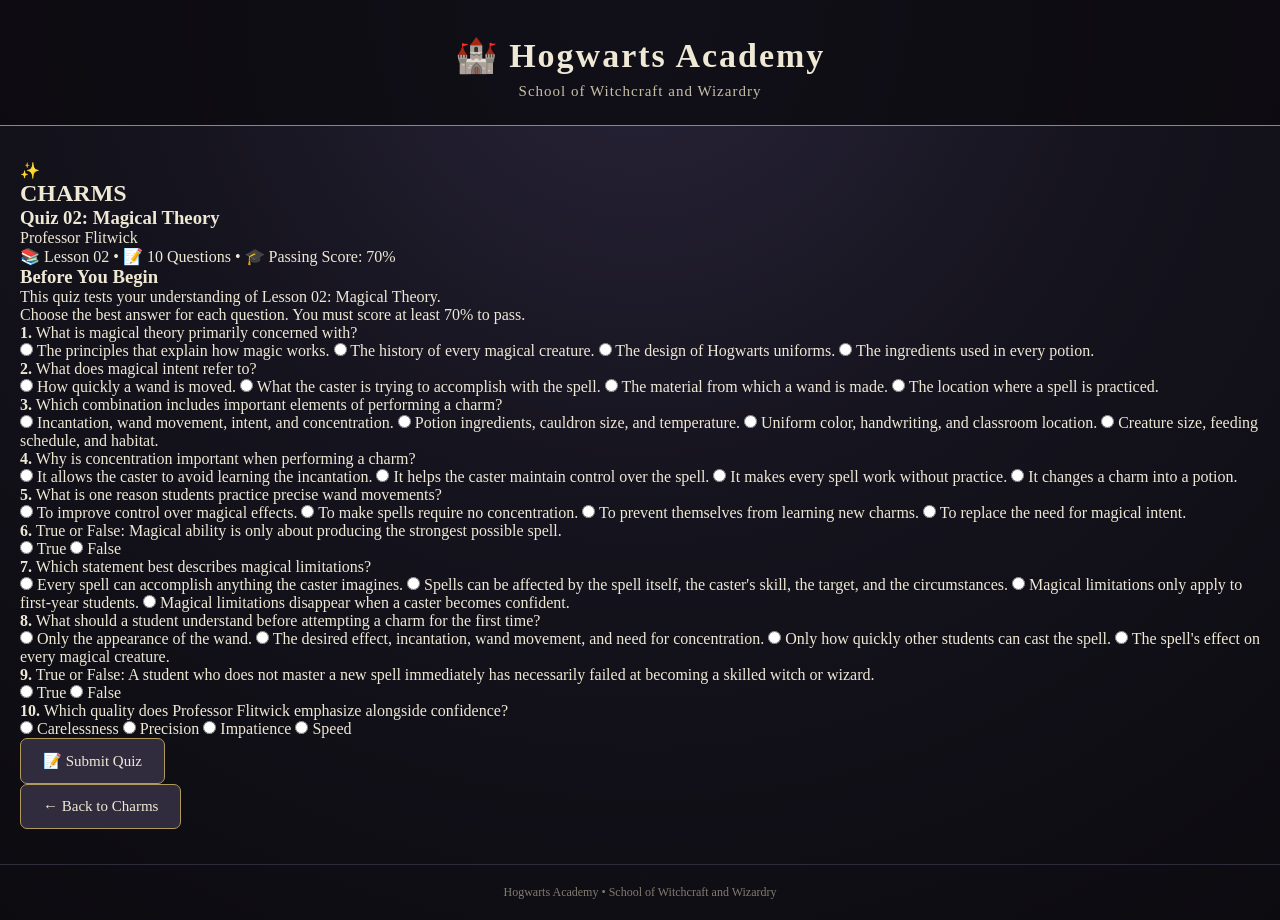
<file: quiz02.html>
<!DOCTYPE html>
<html lang="en">

<head>
    <meta charset="UTF-8">
    <meta name="viewport" content="width=device-width, initial-scale=1.0">

    <title>Quiz 02 | Charms | Hogwarts Academy</title>

    <link rel="stylesheet" href="style.css">
</head>

<body>

<header>
    <h1>🏰 Hogwarts Academy</h1>
    <p>School of Witchcraft and Wizardry</p>
</header>

<main>

<section class="quiz-page">

    <div class="quiz-header">

        <div class="quiz-icon">✨</div>

        <h2>CHARMS</h2>

        <h3>Quiz 02: Magical Theory</h3>

        <p class="professor">
            Professor Flitwick
        </p>

        <div class="quiz-meta">
            📚 Lesson 02
            <span>•</span>
            📝 10 Questions
            <span>•</span>
            🎓 Passing Score: 70%
        </div>

    </div>


    <div id="quizContent">

        <div class="quiz-introduction">

            <h3>Before You Begin</h3>

            <p>
                This quiz tests your understanding of
                Lesson 02: Magical Theory.
            </p>

            <p>
                Choose the best answer for each question.
                You must score at least 70% to pass.
            </p>

        </div>


        <form id="quizForm">


            <!-- QUESTION 1 -->

            <div class="quiz-question">

                <p>
                    <strong>1.</strong>
                    What is magical theory primarily concerned with?
                </p>

                <label>
                    <input type="radio" name="q1" value="a">
                    The principles that explain how magic works.
                </label>

                <label>
                    <input type="radio" name="q1" value="b">
                    The history of every magical creature.
                </label>

                <label>
                    <input type="radio" name="q1" value="c">
                    The design of Hogwarts uniforms.
                </label>

                <label>
                    <input type="radio" name="q1" value="d">
                    The ingredients used in every potion.
                </label>

            </div>


            <!-- QUESTION 2 -->

            <div class="quiz-question">

                <p>
                    <strong>2.</strong>
                    What does magical intent refer to?
                </p>

                <label>
                    <input type="radio" name="q2" value="a">
                    How quickly a wand is moved.
                </label>

                <label>
                    <input type="radio" name="q2" value="b">
                    What the caster is trying to accomplish with the spell.
                </label>

                <label>
                    <input type="radio" name="q2" value="c">
                    The material from which a wand is made.
                </label>

                <label>
                    <input type="radio" name="q2" value="d">
                    The location where a spell is practiced.
                </label>

            </div>


            <!-- QUESTION 3 -->

            <div class="quiz-question">

                <p>
                    <strong>3.</strong>
                    Which combination includes important elements of performing a charm?
                </p>

                <label>
                    <input type="radio" name="q3" value="a">
                    Incantation, wand movement, intent, and concentration.
                </label>

                <label>
                    <input type="radio" name="q3" value="b">
                    Potion ingredients, cauldron size, and temperature.
                </label>

                <label>
                    <input type="radio" name="q3" value="c">
                    Uniform color, handwriting, and classroom location.
                </label>

                <label>
                    <input type="radio" name="q3" value="d">
                    Creature size, feeding schedule, and habitat.
                </label>

            </div>


            <!-- QUESTION 4 -->

            <div class="quiz-question">

                <p>
                    <strong>4.</strong>
                    Why is concentration important when performing a charm?
                </p>

                <label>
                    <input type="radio" name="q4" value="a">
                    It allows the caster to avoid learning the incantation.
                </label>

                <label>
                    <input type="radio" name="q4" value="b">
                    It helps the caster maintain control over the spell.
                </label>

                <label>
                    <input type="radio" name="q4" value="c">
                    It makes every spell work without practice.
                </label>

                <label>
                    <input type="radio" name="q4" value="d">
                    It changes a charm into a potion.
                </label>

            </div>


            <!-- QUESTION 5 -->

            <div class="quiz-question">

                <p>
                    <strong>5.</strong>
                    What is one reason students practice precise wand movements?
                </p>

                <label>
                    <input type="radio" name="q5" value="a">
                    To improve control over magical effects.
                </label>

                <label>
                    <input type="radio" name="q5" value="b">
                    To make spells require no concentration.
                </label>

                <label>
                    <input type="radio" name="q5" value="c">
                    To prevent themselves from learning new charms.
                </label>

                <label>
                    <input type="radio" name="q5" value="d">
                    To replace the need for magical intent.
                </label>

            </div>


            <!-- QUESTION 6 -->

            <div class="quiz-question">

                <p>
                    <strong>6.</strong>
                    True or False: Magical ability is only about producing the strongest possible spell.
                </p>

                <label>
                    <input type="radio" name="q6" value="a">
                    True
                </label>

                <label>
                    <input type="radio" name="q6" value="b">
                    False
                </label>

            </div>


            <!-- QUESTION 7 -->

            <div class="quiz-question">

                <p>
                    <strong>7.</strong>
                    Which statement best describes magical limitations?
                </p>

                <label>
                    <input type="radio" name="q7" value="a">
                    Every spell can accomplish anything the caster imagines.
                </label>

                <label>
                    <input type="radio" name="q7" value="b">
                    Spells can be affected by the spell itself, the caster's skill, the target, and the circumstances.
                </label>

                <label>
                    <input type="radio" name="q7" value="c">
                    Magical limitations only apply to first-year students.
                </label>

                <label>
                    <input type="radio" name="q7" value="d">
                    Magical limitations disappear when a caster becomes confident.
                </label>

            </div>


            <!-- QUESTION 8 -->

            <div class="quiz-question">

                <p>
                    <strong>8.</strong>
                    What should a student understand before attempting a charm for the first time?
                </p>

                <label>
                    <input type="radio" name="q8" value="a">
                    Only the appearance of the wand.
                </label>

                <label>
                    <input type="radio" name="q8" value="b">
                    The desired effect, incantation, wand movement, and need for concentration.
                </label>

                <label>
                    <input type="radio" name="q8" value="c">
                    Only how quickly other students can cast the spell.
                </label>

                <label>
                    <input type="radio" name="q8" value="d">
                    The spell's effect on every magical creature.
                </label>

            </div>


            <!-- QUESTION 9 -->

            <div class="quiz-question">

                <p>
                    <strong>9.</strong>
                    True or False: A student who does not master a new spell immediately has necessarily failed at becoming a skilled witch or wizard.
                </p>

                <label>
                    <input type="radio" name="q9" value="a">
                    True
                </label>

                <label>
                    <input type="radio" name="q9" value="b">
                    False
                </label>

            </div>


            <!-- QUESTION 10 -->

            <div class="quiz-question">

                <p>
                    <strong>10.</strong>
                    Which quality does Professor Flitwick emphasize alongside confidence?
                </p>

                <label>
                    <input type="radio" name="q10" value="a">
                    Carelessness
                </label>

                <label>
                    <input type="radio" name="q10" value="b">
                    Precision
                </label>

                <label>
                    <input type="radio" name="q10" value="c">
                    Impatience
                </label>

                <label>
                    <input type="radio" name="q10" value="d">
                    Speed
                </label>

            </div>


            <button type="submit" class="quiz-submit">
                📝 Submit Quiz
            </button>

        </form>

    </div>


    <div
        id="results"
        class="quiz-results"
        style="display:none;">
    </div>


    <div class="quiz-navigation">

        <button onclick="returnToClass()">
            ← Back to Charms
        </button>

    </div>

</section>

</main>


<footer>

    <p>
        Hogwarts Academy • School of Witchcraft and Wizardry
    </p>

</footer>


<script>

const answers = {

    q1: "a",
    q2: "b",
    q3: "a",
    q4: "b",
    q5: "a",
    q6: "b",
    q7: "b",
    q8: "b",
    q9: "b",
    q10: "b"

};


const lessonComplete =
    localStorage.getItem(
        "charmsLesson02Complete"
    ) === "true";


const savedScore =
    localStorage.getItem(
        "charmsQuiz02Score"
    );


const quizPassed =
    localStorage.getItem(
        "charmsQuiz02Passed"
    ) === "true";


function showSavedResult() {

    if (savedScore === null) {
        return;
    }


    document.getElementById(
        "quizContent"
    ).style.display = "none";


    const results =
        document.getElementById(
            "results"
        );


    const score =
        parseInt(savedScore);


    const correct =
        Math.round(score / 10);


    if (quizPassed) {

        results.innerHTML = `

            <div class="result-icon">
                🎉
            </div>

            <h2>
                Quiz Passed!
            </h2>

            <p class="result-score">
                ${correct} / 10 • ${score}%
            </p>

            <p>
                Excellent work! You have demonstrated
                a strong understanding of Magical Theory.
            </p>

            <div class="result-details">

                <div>
                    <strong>Score</strong>
                    <span>${score}%</span>
                </div>

                <div>
                    <strong>Questions Correct</strong>
                    <span>${correct} / 10</span>
                </div>

                <div>
                    <strong>Status</strong>
                    <span>Passed</span>
                </div>

            </div>

            <div class="result-actions">

                <button onclick="startRetake()">
                    🔄 Retake Quiz
                </button>

                <button onclick="returnToClass()">
                    ← Back to Charms
                </button>

            </div>

        `;

    } else {

        results.innerHTML = `

            <div class="result-icon">
                📚
            </div>

            <h2>
                Keep Practicing
            </h2>

            <p class="result-score">
                ${correct} / 10 • ${score}%
            </p>

            <p>
                You didn't reach the passing score this time.
                Review Lesson 02 and try again.
            </p>

            <div class="result-details">

                <div>
                    <strong>Score</strong>
                    <span>${score}%</span>
                </div>

                <div>
                    <strong>Questions Correct</strong>
                    <span>${correct} / 10</span>
                </div>

                <div>
                    <strong>Status</strong>
                    <span>Not Passed</span>
                </div>

            </div>

            <div class="result-actions">

                <button onclick="startRetake()">
                    🔄 Retake Quiz
                </button>

                <button onclick="returnToClass()">
                    ← Back to Charms
                </button>

            </div>

        `;

    }


    results.style.display =
        "block";

}


function startRetake() {

    document.getElementById(
        "quizContent"
    ).style.display = "block";


    document.getElementById(
        "results"
    ).style.display = "none";


    document.getElementById(
        "quizForm"
    ).reset();

}


document
    .getElementById("quizForm")
    .addEventListener(
        "submit",
        function(event) {

            event.preventDefault();


            let correct = 0;


            for (
                let i = 1;
                i <= 10;
                i++
            ) {

                const selected =
                    document.querySelector(
                        `input[name="q${i}"]:checked`
                    );


                if (!selected) {

                    alert(
                        "Please answer all 10 questions before submitting."
                    );

                    return;

                }


                if (
                    selected.value ===
                    answers[`q${i}`]
                ) {

                    correct++;

                }

            }


            const score =
                correct * 10;


            const passed =
                score >= 70;


            localStorage.setItem(
                "charmsQuiz02Score",
                score
            );


            localStorage.setItem(
                "charmsQuiz02Passed",
                passed
            );


            if (passed) {

                localStorage.setItem(
                    "charmsProgress",
                    "50"
                );

            }


            showSavedResult();

        }
    );


function returnToClass() {

    window.location.href =
        "class.html?class=charms";

}


if (
    lessonComplete &&
    savedScore !== null
) {

    showSavedResult();

}

</script>

</body>

</html>
</file>
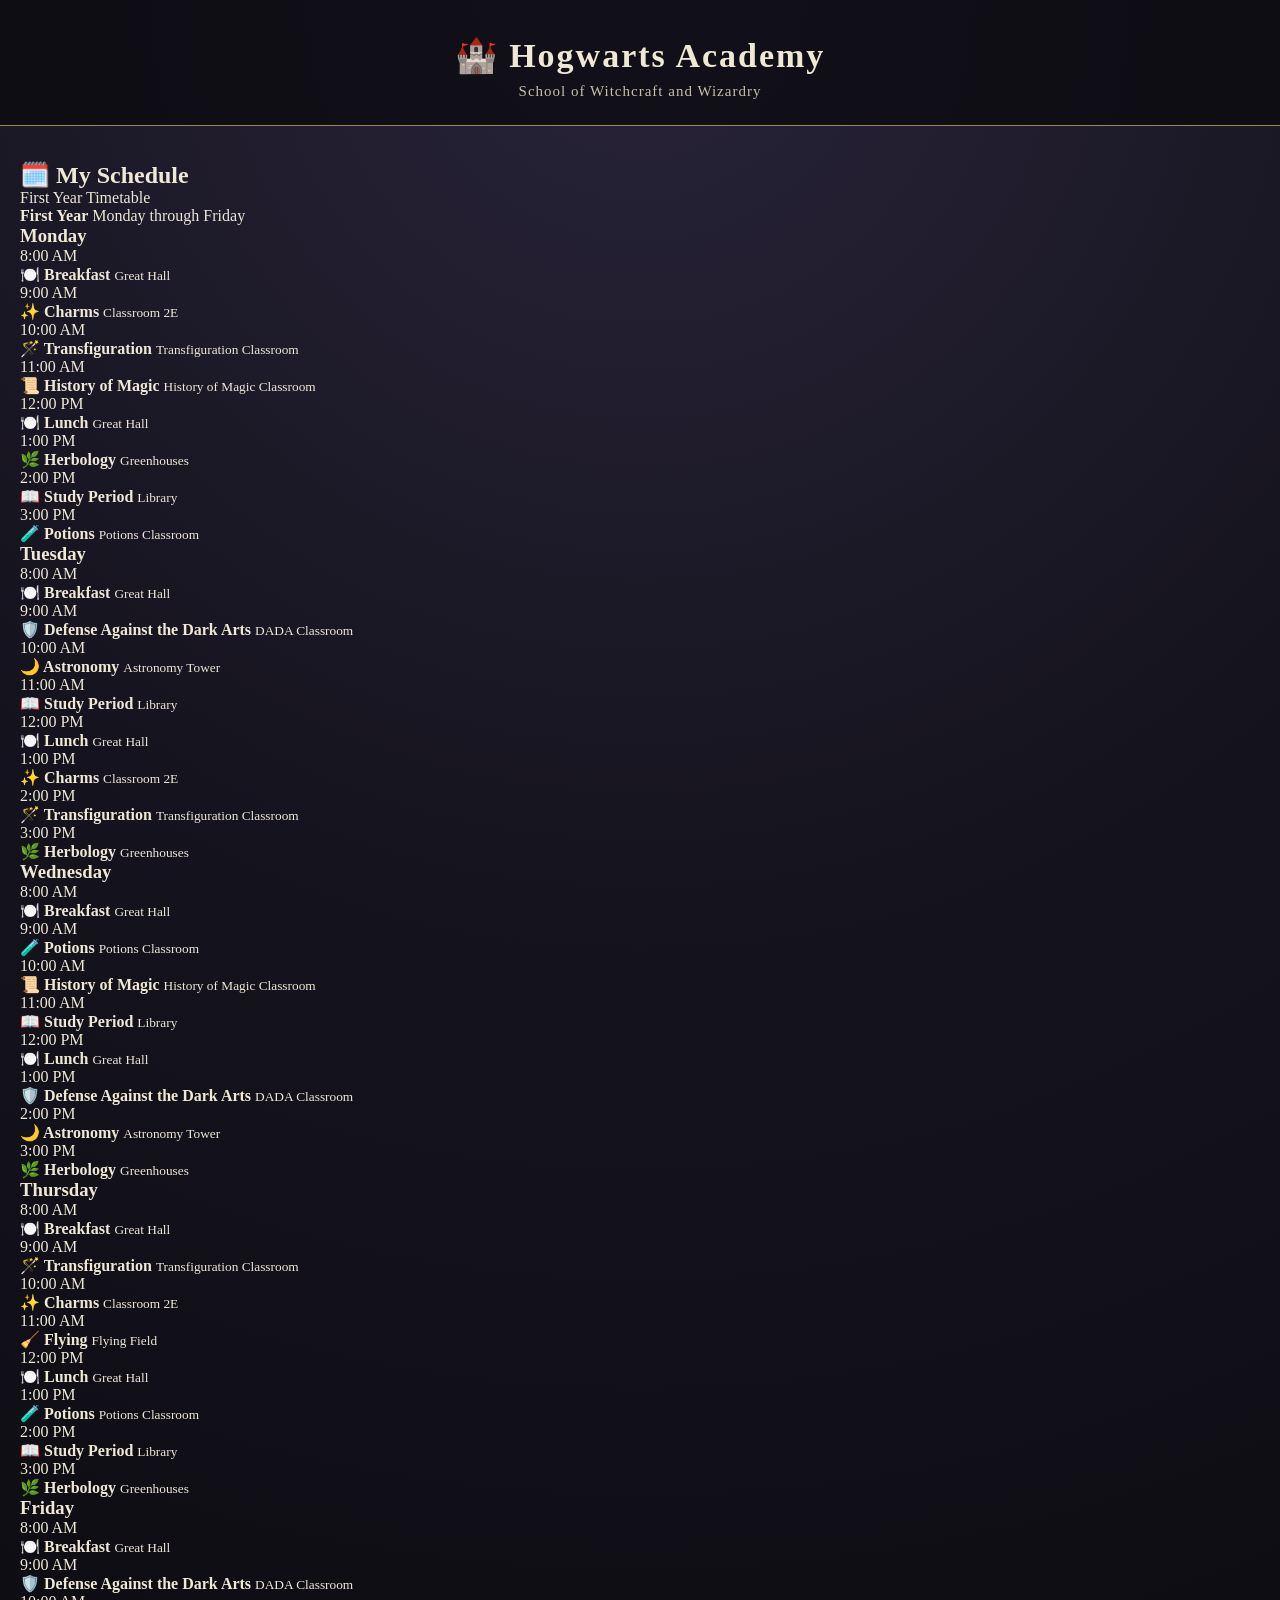
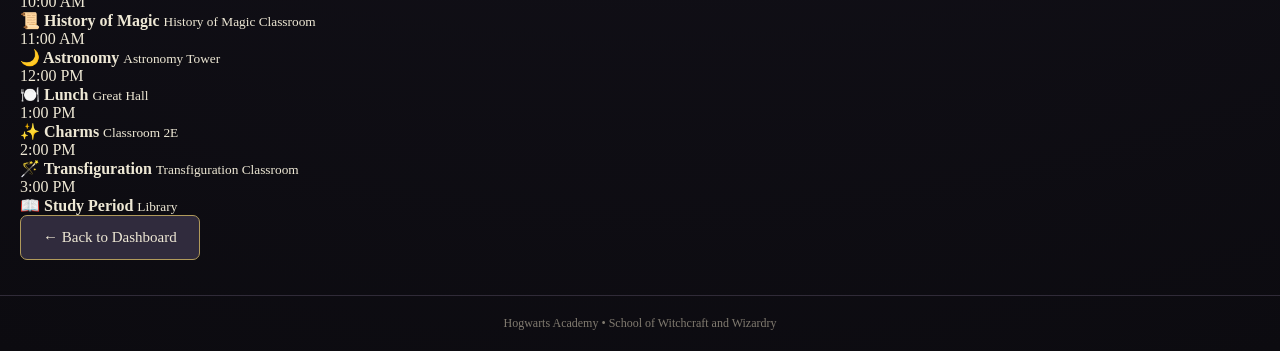
<file: schedule.html>
<!DOCTYPE html>
<html lang="en">
<head>
    <meta charset="UTF-8">
    <meta name="viewport" content="width=device-width, initial-scale=1.0">
    <title>Schedule | Hogwarts Academy</title>
    <link rel="stylesheet" href="style.css">
    <script src="curriculum.js"></script>
</head>
<body>
    <header>
        <h1>🏰 Hogwarts Academy</h1>
        <p>School of Witchcraft and Wizardry</p>
    </header>
    <main>
        <section class="schedule-page">
            <div class="page-heading">
                <h2>🗓️ My Schedule</h2>
                <p id="yearSubtitle">Your Hogwarts Timetable</p>
            </div>
            <div class="year-status">
                <strong id="yearName">Loading...</strong>
                <span id="scheduleInfo">Loading schedule...</span>
            </div>
            <!-- MONDAY -->
            <div class="schedule-day">
                <h3>Monday</h3>
                <div class="schedule-item">
                    <span class="schedule-time">8:00 AM</span>
                    <div>
                        <strong>🍽️ Breakfast</strong>
                        <small>Great Hall</small>
                    </div>
                </div>
                <div class="schedule-item">
                    <span class="schedule-time">9:00 AM</span>
                    <div>
                        <strong>✨ Charms</strong>
                        <small>Classroom 2E</small>
                    </div>
                </div>
                <div class="schedule-item">
                    <span class="schedule-time">10:00 AM</span>
                    <div>
                        <strong>🪄 Transfiguration</strong>
                        <small>Transfiguration Classroom</small>
                    </div>
                </div>
                <div class="schedule-item">
                    <span class="schedule-time">11:00 AM</span>
                    <div>
                        <strong>📜 History of Magic</strong>
                        <small>History of Magic Classroom</small>
                    </div>
                </div>
                <div class="schedule-item">
                    <span class="schedule-time">12:00 PM</span>
                    <div>
                        <strong>🍽️ Lunch</strong>
                        <small>Great Hall</small>
                    </div>
                </div>
                <div class="schedule-item">
                    <span class="schedule-time">1:00 PM</span>
                    <div>
                        <strong>🌿 Herbology</strong>
                        <small>Greenhouses</small>
                    </div>
                </div>
                <div class="schedule-item">
                    <span class="schedule-time">2:00 PM</span>
                    <div>
                        <strong>📖 Study Period</strong>
                        <small>Library</small>
                    </div>
                </div>
                <div class="schedule-item">
                    <span class="schedule-time">3:00 PM</span>
                    <div>
                        <strong>🧪 Potions</strong>
                        <small>Potions Classroom</small>
                    </div>
                </div>
            </div>
            <!-- TUESDAY -->
            <div class="schedule-day">
                <h3>Tuesday</h3>
                <div class="schedule-item">
                    <span class="schedule-time">8:00 AM</span>
                    <div>
                        <strong>🍽️ Breakfast</strong>
                        <small>Great Hall</small>
                    </div>
                </div>
                <div class="schedule-item">
                    <span class="schedule-time">9:00 AM</span>
                    <div>
                        <strong>🛡️ Defense Against the Dark Arts</strong>
                        <small>DADA Classroom</small>
                    </div>
                </div>
                <div class="schedule-item">
                    <span class="schedule-time">10:00 AM</span>
                    <div>
                        <strong>🌙 Astronomy</strong>
                        <small>Astronomy Tower</small>
                    </div>
                </div>
                <div class="schedule-item">
                    <span class="schedule-time">11:00 AM</span>
                    <div>
                        <strong>📖 Study Period</strong>
                        <small>Library</small>
                    </div>
                </div>
                <div class="schedule-item">
                    <span class="schedule-time">12:00 PM</span>
                    <div>
                        <strong>🍽️ Lunch</strong>
                        <small>Great Hall</small>
                    </div>
                </div>
                <div class="schedule-item">
                    <span class="schedule-time">1:00 PM</span>
                    <div>
                        <strong>✨ Charms</strong>
                        <small>Classroom 2E</small>
                    </div>
                </div>
                <div class="schedule-item">
                    <span class="schedule-time">2:00 PM</span>
                    <div>
                        <strong>🪄 Transfiguration</strong>
                        <small>Transfiguration Classroom</small>
                    </div>
                </div>
                <div class="schedule-item">
                    <span class="schedule-time">3:00 PM</span>
                    <div>
                        <strong>🌿 Herbology</strong>
                        <small>Greenhouses</small>
                    </div>
                </div>
            </div>
            <!-- WEDNESDAY -->
            <div class="schedule-day">
                <h3>Wednesday</h3>
                <div class="schedule-item">
                    <span class="schedule-time">8:00 AM</span>
                    <div>
                        <strong>🍽️ Breakfast</strong>
                        <small>Great Hall</small>
                    </div>
                </div>
                <div class="schedule-item">
                    <span class="schedule-time">9:00 AM</span>
                    <div>
                        <strong>🧪 Potions</strong>
                        <small>Potions Classroom</small>
                    </div>
                </div>
                <div class="schedule-item">
                    <span class="schedule-time">10:00 AM</span>
                    <div>
                        <strong>📜 History of Magic</strong>
                        <small>History of Magic Classroom</small>
                    </div>
                </div>
                <div class="schedule-item">
                    <span class="schedule-time">11:00 AM</span>
                    <div>
                        <strong>📖 Study Period</strong>
                        <small>Library</small>
                    </div>
                </div>
                <div class="schedule-item">
                    <span class="schedule-time">12:00 PM</span>
                    <div>
                        <strong>🍽️ Lunch</strong>
                        <small>Great Hall</small>
                    </div>
                </div>
                <div class="schedule-item">
                    <span class="schedule-time">1:00 PM</span>
                    <div>
                        <strong>🛡️ Defense Against the Dark Arts</strong>
                        <small>DADA Classroom</small>
                    </div>
                </div>
                <div class="schedule-item">
                    <span class="schedule-time">2:00 PM</span>
                    <div>
                        <strong>🌙 Astronomy</strong>
                        <small>Astronomy Tower</small>
                    </div>
                </div>
                <div class="schedule-item">
                    <span class="schedule-time">3:00 PM</span>
                    <div>
                        <strong>🌿 Herbology</strong>
                        <small>Greenhouses</small>
                    </div>
                </div>
            </div>
            <!-- THURSDAY -->
            <div class="schedule-day">
                <h3>Thursday</h3>
                <div class="schedule-item">
                    <span class="schedule-time">8:00 AM</span>
                    <div>
                        <strong>🍽️ Breakfast</strong>
                        <small>Great Hall</small>
                    </div>
                </div>
                <div class="schedule-item">
                    <span class="schedule-time">9:00 AM</span>
                    <div>
                        <strong>🪄 Transfiguration</strong>
                        <small>Transfiguration Classroom</small>
                    </div>
                </div>
                <div class="schedule-item">
                    <span class="schedule-time">10:00 AM</span>
                    <div>
                        <strong>✨ Charms</strong>
                        <small>Classroom 2E</small>
                    </div>
                </div>
                <div class="schedule-item">
                    <span class="schedule-time">11:00 AM</span>
                    <div>
                        <strong>🧹 Flying</strong>
                        <small>Flying Field</small>
                    </div>
                </div>
                <div class="schedule-item">
                    <span class="schedule-time">12:00 PM</span>
                    <div>
                        <strong>🍽️ Lunch</strong>
                        <small>Great Hall</small>
                    </div>
                </div>
                <div class="schedule-item">
                    <span class="schedule-time">1:00 PM</span>
                    <div>
                        <strong>🧪 Potions</strong>
                        <small>Potions Classroom</small>
                    </div>
                </div>
                <div class="schedule-item">
                    <span class="schedule-time">2:00 PM</span>
                    <div>
                        <strong>📖 Study Period</strong>
                        <small>Library</small>
                    </div>
                </div>
                <div class="schedule-item">
                    <span class="schedule-time">3:00 PM</span>
                    <div>
                        <strong>🌿 Herbology</strong>
                        <small>Greenhouses</small>
                    </div>
                </div>
            </div>
            <!-- FRIDAY -->
            <div class="schedule-day">
                <h3>Friday</h3>
                <div class="schedule-item">
                    <span class="schedule-time">8:00 AM</span>
                    <div>
                        <strong>🍽️ Breakfast</strong>
                        <small>Great Hall</small>
                    </div>
                </div>
                <div class="schedule-item">
                    <span class="schedule-time">9:00 AM</span>
                    <div>
                        <strong>🛡️ Defense Against the Dark Arts</strong>
                        <small>DADA Classroom</small>
                    </div>
                </div>
                <div class="schedule-item">
                    <span class="schedule-time">10:00 AM</span>
                    <div>
                        <strong>📜 History of Magic</strong>
                        <small>History of Magic Classroom</small>
                    </div>
                </div>
                <div class="schedule-item">
                    <span class="schedule-time">11:00 AM</span>
                    <div>
                        <strong>🌙 Astronomy</strong>
                        <small>Astronomy Tower</small>
                    </div>
                </div>
                <div class="schedule-item">
                    <span class="schedule-time">12:00 PM</span>
                    <div>
                        <strong>🍽️ Lunch</strong>
                        <small>Great Hall</small>
                    </div>
                </div>
                <div class="schedule-item">
                    <span class="schedule-time">1:00 PM</span>
                    <div>
                        <strong>✨ Charms</strong>
                        <small>Classroom 2E</small>
                    </div>
                </div>
                <div class="schedule-item">
                    <span class="schedule-time">2:00 PM</span>
                    <div>
                        <strong>🪄 Transfiguration</strong>
                        <small>Transfiguration Classroom</small>
                    </div>
                </div>
                <div class="schedule-item">
                    <span class="schedule-time">3:00 PM</span>
                    <div>
                        <strong>📖 Study Period</strong>
                        <small>Library</small>
                    </div>
                </div>
            </div>
            <div class="back-area">
                <button onclick="goBack()">
                    ← Back to Dashboard
                </button>
            </div>
        </section>
    </main>
    <footer>
        <p>Hogwarts Academy • School of Witchcraft and Wizardry</p>
    </footer>
    <script>
        const currentYear =
            parseInt(localStorage.getItem("currentYear")) || 1;
        const currentCurriculum =
            getCurriculumForYear(currentYear);
        document.getElementById("yearName").textContent =
            currentCurriculum.name;
        document.getElementById("yearSubtitle").textContent =
            currentCurriculum.name + " Timetable";
        document.getElementById("scheduleInfo").textContent =
            "Monday through Friday";
        function goBack() {
            window.location.href =
                "dashboard.html";
        }
    </script>
</body>
</html>
</file>
<file: style.css>
* {
    box-sizing: border-box;
    margin: 0;
    padding: 0;
}

body {
    min-height: 100vh;
    font-family: Georgia, "Times New Roman", serif;
    background:
        radial-gradient(circle at top, #29243a 0%, #15131d 45%, #0c0b10 100%);
    color: #eee8d5;
    display: flex;
    flex-direction: column;
}

header {
    text-align: center;
    padding: 35px 20px 25px;
    background: rgba(12, 11, 16, 0.8);
    border-bottom: 1px solid #9d8950;
}

header h1 {
    font-size: 34px;
    letter-spacing: 2px;
    margin-bottom: 8px;
}

header p {
    color: #c7bfa8;
    font-size: 15px;
    letter-spacing: 1px;
}

main {
    flex: 1;
    width: 100%;
    padding: 35px 20px;
}

footer {
    text-align: center;
    padding: 20px;
    color: #817b70;
    font-size: 12px;
    border-top: 1px solid #302b38;
}


/* =========================
   HOMEPAGE
   ========================= */

.welcome {
    width: 100%;
    max-width: 650px;
    margin: 80px auto;
    padding: 55px 30px;
    text-align: center;
    background: rgba(27, 25, 36, 0.95);
    border: 1px solid #9d8950;
    border-radius: 14px;
    box-shadow: 0 20px 60px rgba(0, 0, 0, 0.5);
}

.welcome h2 {
    font-size: 30px;
    margin-bottom: 15px;
}

.welcome p {
    color: #c7bfa8;
    margin-bottom: 30px;
}


/* =========================
   BUTTONS
   ========================= */

button {
    font-family: Georgia, "Times New Roman", serif;
    font-size: 15px;
    color: #eee8d5;
    background: #302b3d;
    border: 1px solid #b09a5b;
    border-radius: 7px;
    padding: 13px 22px;
    cursor: pointer;
    transition: 0.2s ease;
}

button:hover {
    background: #443d55;
    transform: translateY(-2px);
}


/* =========================
   CHARACTER CREATION
   ========================= */

.character-creation {
    width: 100%;
    max-width: 650px;
    margin: 20px auto;
    padding: 35px 25px;
    background: rgba(27, 25, 36, 0.96);
    border: 1px solid #9d8950;
    border-radius: 14px;
    box-shadow: 0 20px 60px rgba(0, 0, 0, 0.45);
}

.character-creation h2 {
    text-align: center;
    font-size: 30px;
    margin-bottom: 10px;
}

.subtitle {
    text-align: center;
    color: #aaa395;
    margin-bottom: 30px;
}

.character-creation form {
    display: flex;
    flex-direction: column;
    gap: 10px;
}

.character-creation label {
    margin-top: 10px;
    color: #d8cda9;
    font-size: 14px;
}

.character-creation input,
.character-creation select {
    width: 100%;
    padding: 13px;
    border-radius: 6px;
    border: 1px solid #50495d;
    background: #111018;
    color: #eee8d5;
    font-family: Georgia, "Times New Roman", serif;
    font-size: 15px;
}

.character-creation input:focus,
.character-creation select:focus {
    outline: none;
    border-color: #b09a5b;
}

.character-creation button {
    margin-top: 25px;
}


/* =========================
   DASHBOARD
   ========================= */

.dashboard {
    width: 100%;
    max-width: 950px;
    margin: 0 auto;
}

.dashboard h2 {
    text-align: center;
    font-size: 32px;
    margin-bottom: 8px;
}

#studentInfo {
    text-align: center;
    color: #c8b77f;
    font-size: 16px;
    margin-bottom: 35px;
}

.dashboard-grid {
    display: grid;
    grid-template-columns: repeat(3, 1fr);
    gap: 16px;
}

.dashboard-grid button {
    min-height: 150px;
    padding: 22px 15px;
    display: flex;
    flex-direction: column;
    justify-content: center;
    align-items: center;
    gap: 8px;
    background: rgba(27, 25, 36, 0.95);
}

.dashboard-grid button:first-line {
    font-size: 30px;
}

.dashboard-grid span {
    font-size: 17px;
    font-weight: bold;
}

.dashboard-grid small {
    color: #989184;
    font-size: 12px;
    line-height: 1.4;
}


/* =========================
   MOBILE
   ========================= */

@media (max-width: 700px) {

    header {
        padding: 25px 15px 20px;
    }

    header h1 {
        font-size: 27px;
    }

    main {
        padding: 25px 15px;
    }

    .welcome {
        margin: 45px auto;
        padding: 40px 20px;
    }

    .welcome h2 {
        font-size: 25px;
    }

    .dashboard h2 {
        font-size: 27px;
    }

    .dashboard-grid {
        grid-template-columns: repeat(2, 1fr);
        gap: 12px;
    }

    .dashboard-grid button {
        min-height: 135px;
        padding: 15px 8px;
    }

    .dashboard-grid span {
        font-size: 15px;
    }

    .dashboard-grid small {
        font-size: 11px;
    }

}


/* =========================
   SMALL PHONES
   ========================= */

@media (max-width: 420px) {

    .dashboard-grid {
        grid-template-columns: 1fr;
    }

}
</file>
